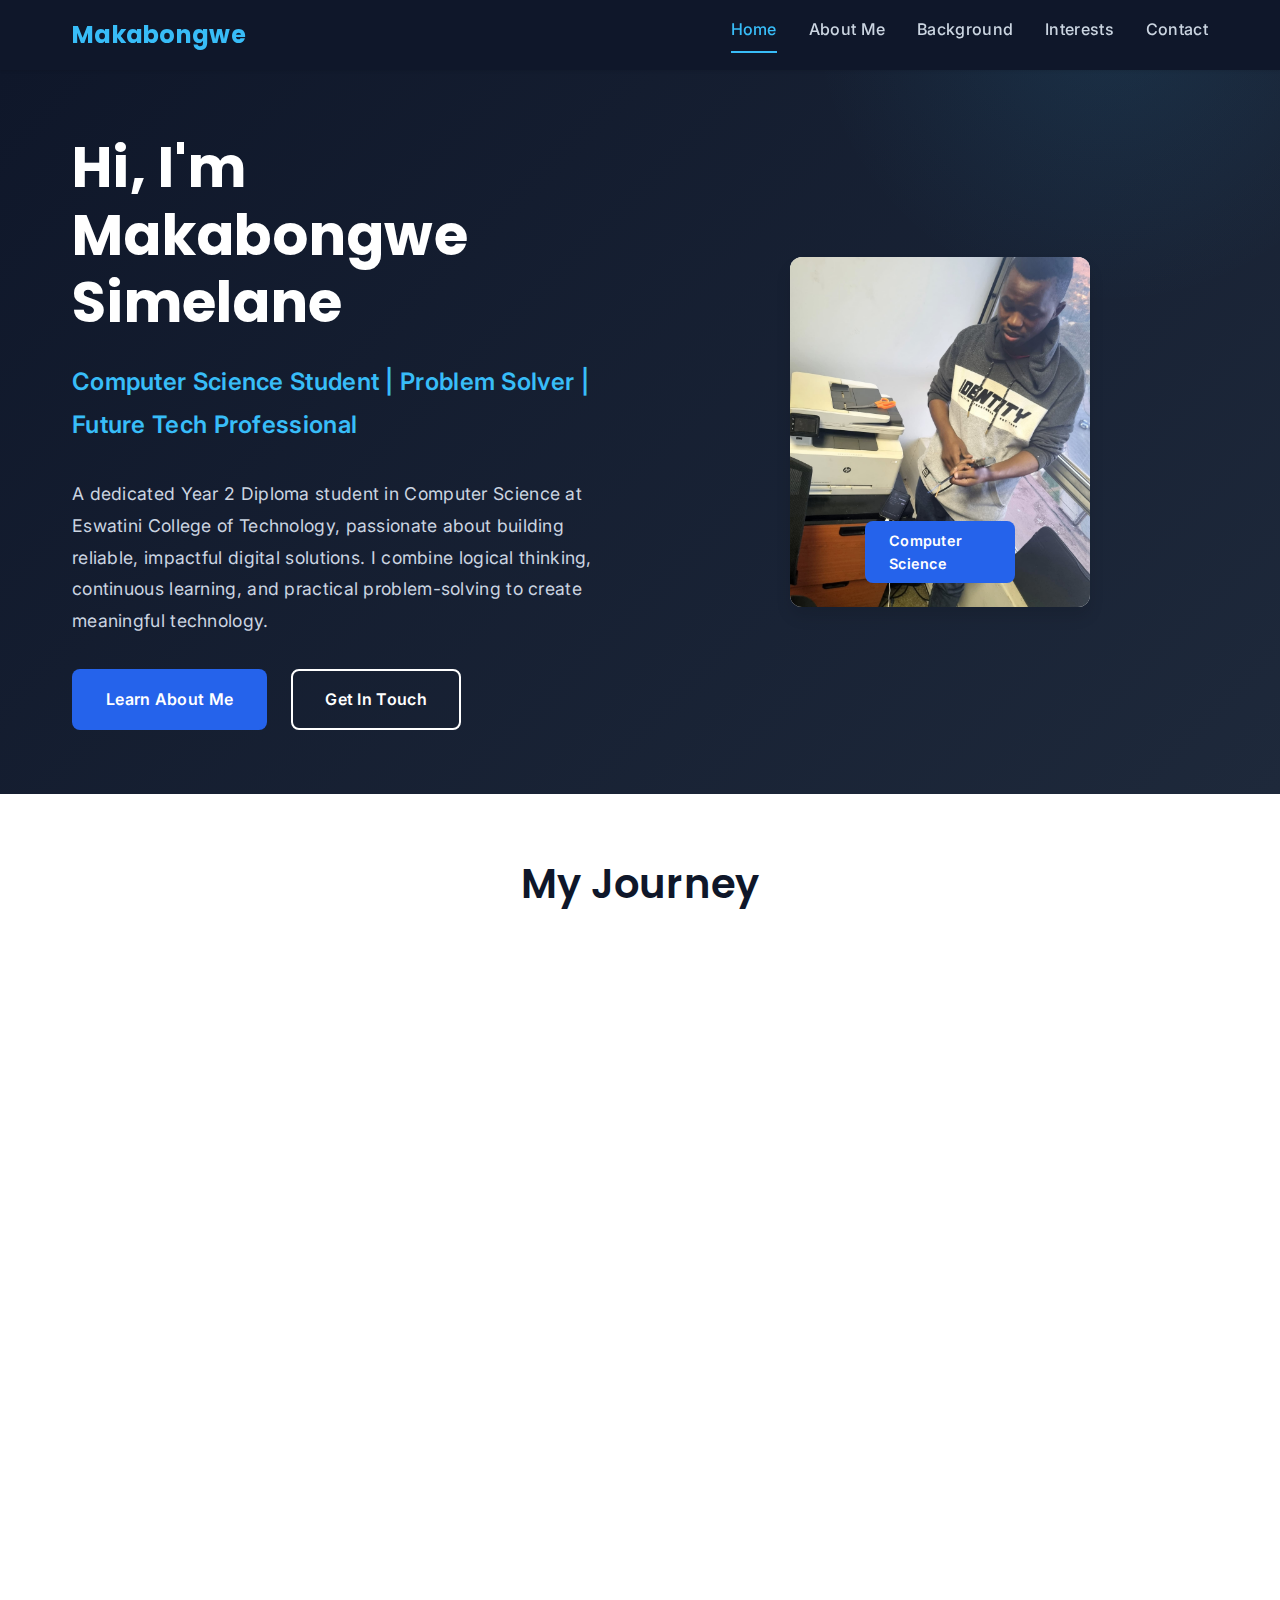
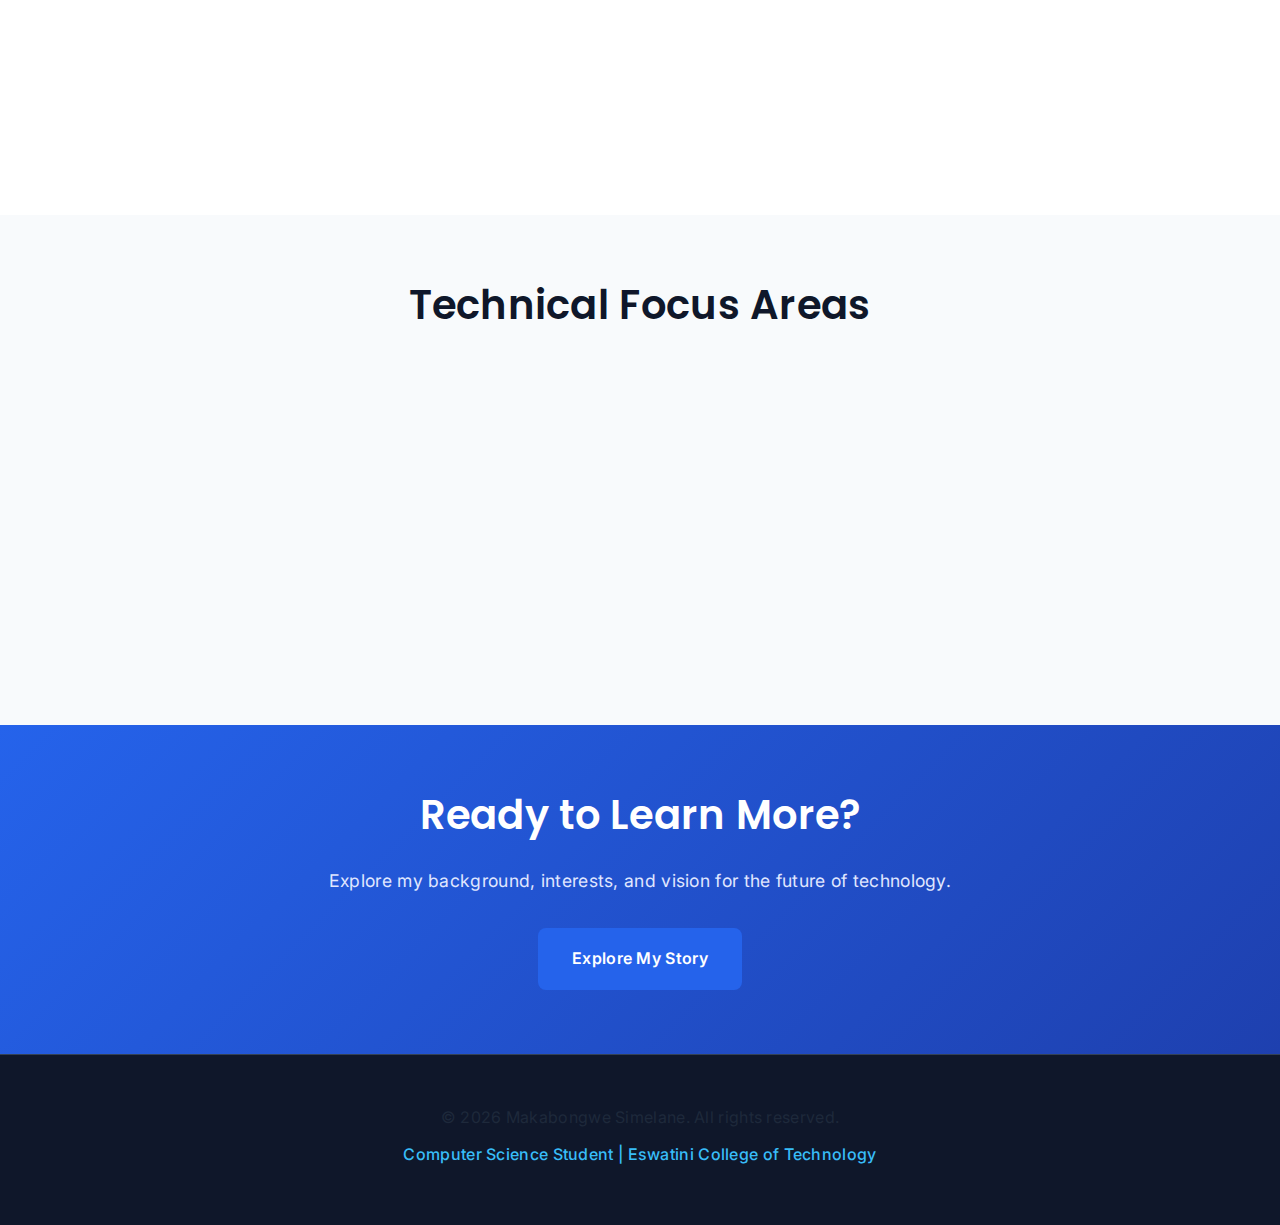
<file: index.html>
<!DOCTYPE html>
<html lang="en">
<head>
    <meta charset="UTF-8">
    <meta name="viewport" content="width=device-width, initial-scale=1.0">
    <title>Makabongwe Simelane - Computer Science Student</title>
    <!-- External CSS Stylesheet -->
    <link rel="stylesheet" href="css/styles.css">
    <!-- Google Fonts -->
    <link href="https://fonts.googleapis.com/css2?family=Inter:wght@300;400;500;600;700&family=Poppins:wght@600;700&display=swap" rel="stylesheet">
</head>
<body>
    <!-- Navigation Bar -->
    <nav class="navbar">
        <div class="nav-container">
            <!-- Logo / Brand -->
            <div class="nav-brand">
                <a href="index.html" class="brand-text">Makabongwe</a>
            </div>
            
            <!-- Navigation Links -->
            <ul class="nav-menu">
                <li class="nav-item">
                    <a href="index.html" class="nav-link active">Home</a>
                </li>
                <li class="nav-item">
                    <a href="about.html" class="nav-link">About Me</a>
                </li>
                <li class="nav-item">
                    <a href="background.html" class="nav-link">Background</a>
                </li>
                <li class="nav-item">
                    <a href="hobbies.html" class="nav-link">Interests</a>
                </li>
                <li class="nav-item">
                    <a href="contact.html" class="nav-link">Contact</a>
                </li>
            </ul>

            <!-- Mobile Menu Toggle Button -->
            <div class="hamburger">
                <span class="hamburger-line"></span>
                <span class="hamburger-line"></span>
                <span class="hamburger-line"></span>
            </div>
        </div>
    </nav>

    <!-- Main Hero Section -->
    <main>
        <!-- Hero Section -->
        <section class="hero">
            <div class="container">
                <div class="hero-content">
                    <!-- Hero Text -->
                    <div class="hero-text">
                        <h1 class="hero-title">Hi, I'm Makabongwe Simelane</h1>
                        <p class="hero-subtitle">Computer Science Student | Problem Solver | Future Tech Professional</p>
                        <p class="hero-description">
                            A dedicated Year 2 Diploma student in Computer Science at Eswatini College of Technology, 
                            passionate about building reliable, impactful digital solutions. I combine logical thinking, 
                            continuous learning, and practical problem-solving to create meaningful technology.
                        </p>
                        <!-- Call-to-Action Buttons -->
                        <div class="hero-buttons">
                            <a href="about.html" class="btn btn-primary">Learn About Me</a>
                            <a href="contact.html" class="btn btn-secondary">Get In Touch</a>
                        </div>
                    </div>

                    <!-- Profile Picture Section -->
                    <div class="hero-image">
                        <div class="profile-card">
                            <img src="images/maks.jpg" alt="Makabongwe Simelane Profile Picture" class="profile-image">
                            <div class="profile-badge">Computer Science</div>
                        </div>
                    </div>
                </div>
            </div>
        </section>

        <!-- Quick Overview Section -->
        <section class="overview">
            <div class="container">
                <h2 class="section-title">My Journey</h2>
                <div class="overview-grid">
                    <!-- Card 1: Education -->
                    <div class="overview-card">
                        <div class="card-icon">🎓</div>
                        <h3 class="card-title">Education</h3>
                        <p class="card-description">
                            Year 2 Diploma in Computer Science at Eswatini College of Technology. 
                            Developing expertise in web development, databases, system analysis, and networking fundamentals.
                        </p>
                    </div>

                    <!-- Card 2: Passion -->
                    <div class="overview-card">
                        <div class="card-icon">💡</div>
                        <h3 class="card-title">Passion for Tech</h3>
                        <p class="card-description">
                            Driven by curiosity about how systems work. Interested in building reliable, user-centered 
                            digital solutions that solve real-world problems and create meaningful impact.
                        </p>
                    </div>

                    <!-- Card 3: Background -->
                    <div class="overview-card">
                        <div class="card-icon">🌍</div>
                        <h3 class="card-title">My Background</h3>
                        <p class="card-description">
                            Born and raised in Eswatini with roots in Nhlangano. Grew up in an extended family 
                            that shaped my values of discipline, teamwork, responsibility, and adaptability.
                        </p>
                    </div>

                    <!-- Card 4: Vision -->
                    <div class="overview-card">
                        <div class="card-icon">🚀</div>
                        <h3 class="card-title">Future Vision</h3>
                        <p class="card-description">
                            My long-term goal is to become a competent, ethical, and innovative technology 
                            professional contributing positively to organizations and communities worldwide.
                        </p>
                    </div>
                </div>
            </div>
        </section>

        <!-- Featured Skills Section -->
        <section class="skills-preview">
            <div class="container">
                <h2 class="section-title">Technical Focus Areas</h2>
                <div class="skills-grid">
                    <div class="skill-item">
                        <h4>Web Development</h4>
                        <p>Building responsive, user-centered web applications and interfaces</p>
                    </div>
                    <div class="skill-item">
                        <h4>Database Design</h4>
                        <p>Designing and optimizing SQL databases for structured data management</p>
                    </div>
                    <div class="skill-item">
                        <h4>System Analysis</h4>
                        <p>Analyzing complex systems and designing effective solutions</p>
                    </div>
                    <div class="skill-item">
                        <h4>Networking</h4>
                        <p>Understanding network fundamentals and system communication</p>
                    </div>
                </div>
            </div>
        </section>

        <!-- Call-to-Action Section -->
        <section class="cta-section">
            <div class="container">
                <h2>Ready to Learn More?</h2>
                <p>Explore my background, interests, and vision for the future of technology.</p>
                <a href="about.html" class="btn btn-primary">Explore My Story</a>
            </div>
        </section>
    </main>

    <!-- Footer -->
    <footer class="footer">
        <div class="container">
            <div class="footer-content">
                <p>&copy; 2026 Makabongwe Simelane. All rights reserved.</p>
                <p class="footer-tagline">Computer Science Student | Eswatini College of Technology</p>
            </div>
        </div>
    </footer>

    <!-- External JavaScript File -->
    <script src="js/script.js"></script>
</body>
</html>
</file>
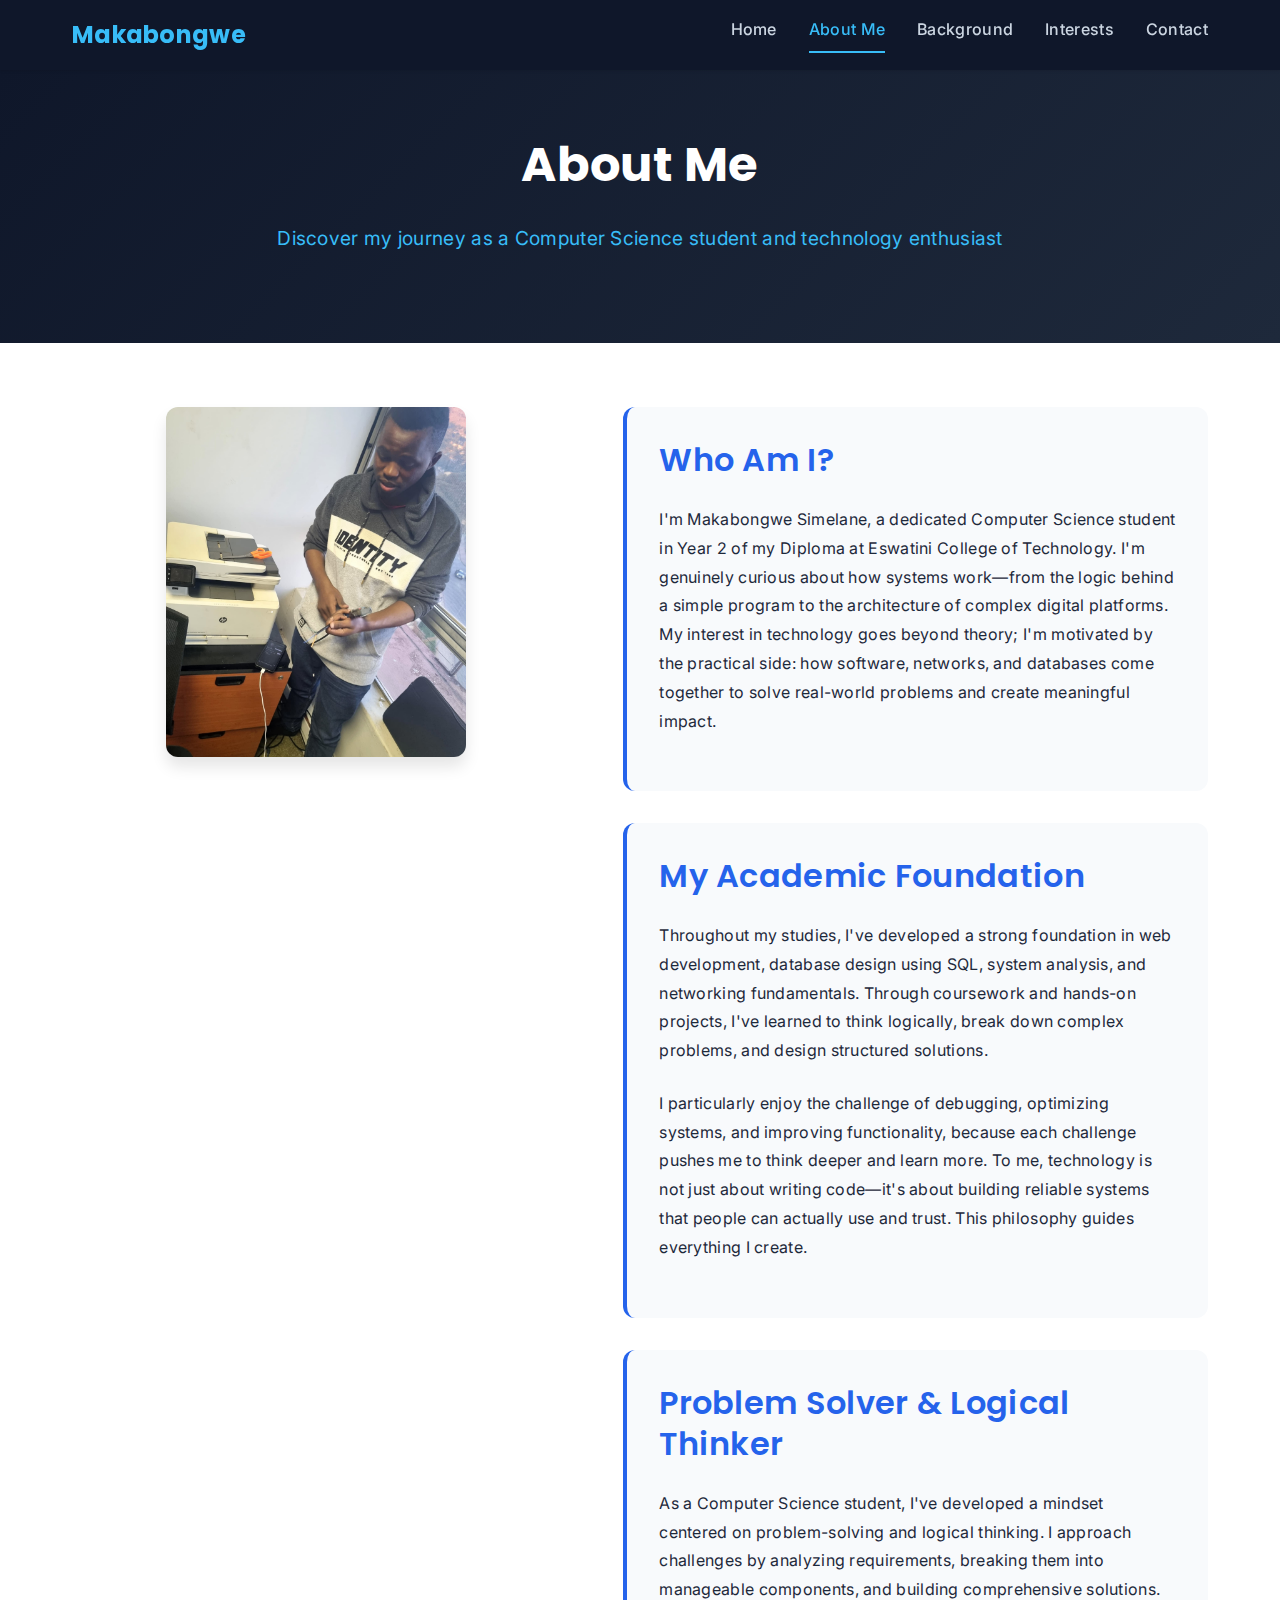
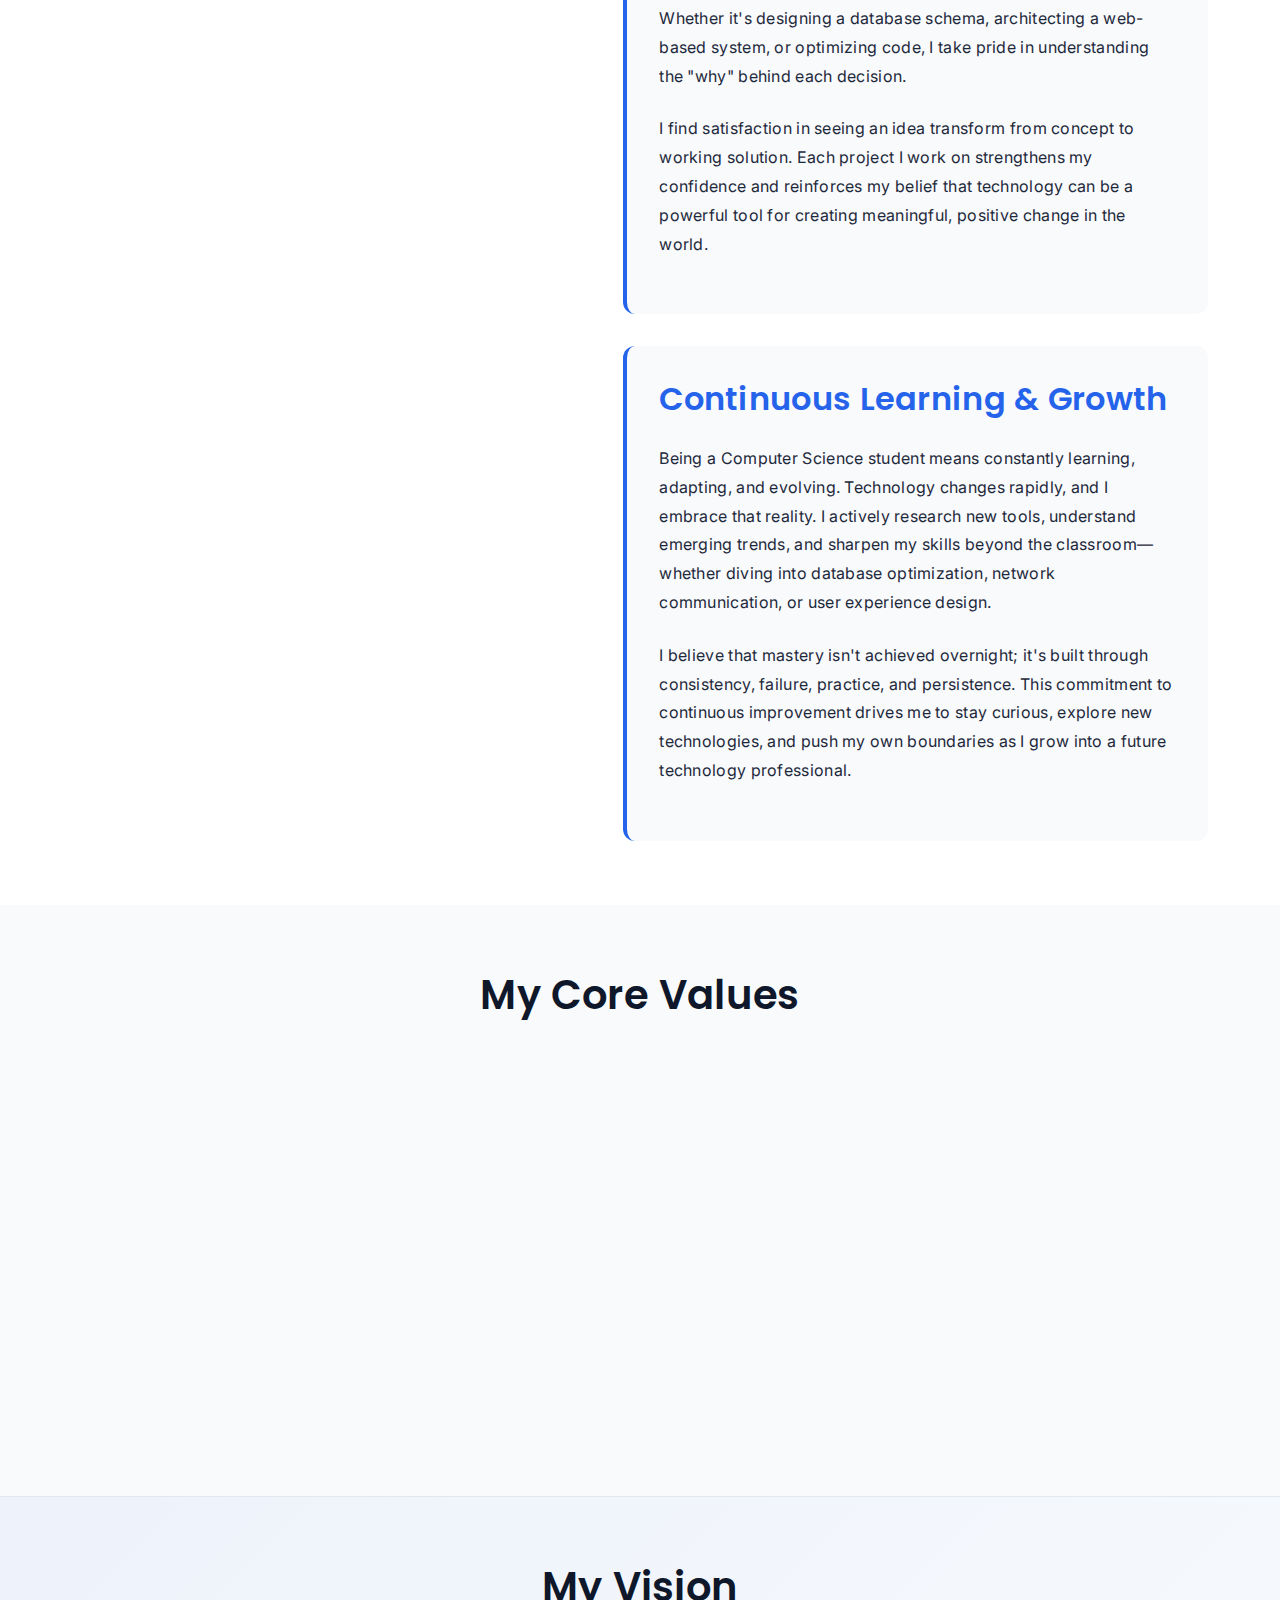
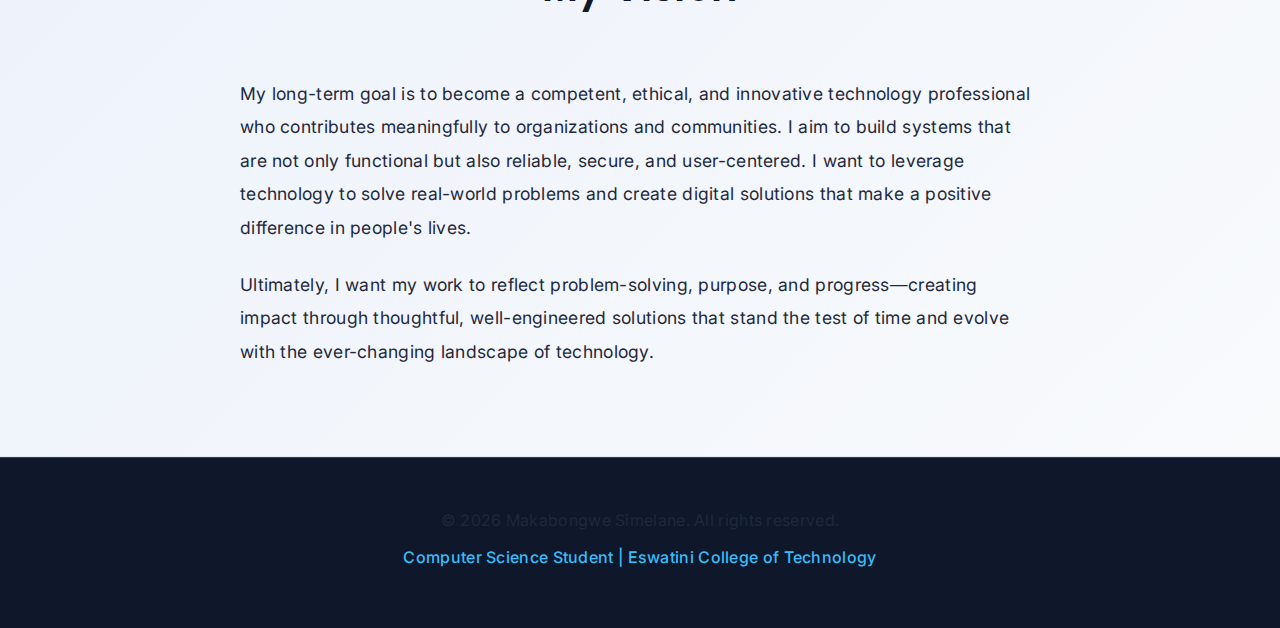
<file: about.html>
<!DOCTYPE html>
<html lang="en">
<head>
    <meta charset="UTF-8">
    <meta name="viewport" content="width=device-width, initial-scale=1.0">
    <title>About Me - Makabongwe Simelane</title>
    <link rel="stylesheet" href="css/styles.css">
    <link href="https://fonts.googleapis.com/css2?family=Inter:wght@300;400;500;600;700&family=Poppins:wght@600;700&display=swap" rel="stylesheet">
</head>
<body>
    <!-- Navigation Bar -->
    <nav class="navbar">
        <div class="nav-container">
            <div class="nav-brand">
                <a href="index.html" class="brand-text">Makabongwe</a>
            </div>
            
            <ul class="nav-menu">
                <li class="nav-item">
                    <a href="index.html" class="nav-link">Home</a>
                </li>
                <li class="nav-item">
                    <a href="about.html" class="nav-link active">About Me</a>
                </li>
                <li class="nav-item">
                    <a href="background.html" class="nav-link">Background</a>
                </li>
                <li class="nav-item">
                    <a href="hobbies.html" class="nav-link">Interests</a>
                </li>
                <li class="nav-item">
                    <a href="contact.html" class="nav-link">Contact</a>
                </li>
            </ul>

            <div class="hamburger">
                <span class="hamburger-line"></span>
                <span class="hamburger-line"></span>
                <span class="hamburger-line"></span>
            </div>
        </div>
    </nav>

    <!-- Main Content -->
    <main>
        <!-- Page Header -->
        <section class="page-header">
            <div class="container">
                <h1>About Me</h1>
                <p class="page-subtitle">Discover my journey as a Computer Science student and technology enthusiast</p>
            </div>
        </section>

        <!-- About Content -->
        <section class="content-section">
            <div class="container">
                <div class="about-layout">
                    <!-- Profile Image Side -->
                    <div class="about-image-side">
                        <div class="about-profile-card">
                            <img src="images/maks.jpg" alt="Makabongwe Simelane" class="about-profile-image">
                        </div>
                    </div>

                    <!-- Text Content Side -->
                    <div class="about-text-side">
                        <!-- Who Am I Section -->
                        <div class="about-section">
                            <h2>Who Am I?</h2>
                            <p>
                                I'm Makabongwe Simelane, a dedicated Computer Science student in Year 2 of my Diploma 
                                at Eswatini College of Technology. I'm genuinely curious about how systems work—from the 
                                logic behind a simple program to the architecture of complex digital platforms. My interest 
                                in technology goes beyond theory; I'm motivated by the practical side: how software, networks, 
                                and databases come together to solve real-world problems and create meaningful impact.
                            </p>
                        </div>

                        <!-- Academic Focus -->
                        <div class="about-section">
                            <h2>My Academic Foundation</h2>
                            <p>
                                Throughout my studies, I've developed a strong foundation in web development, database design 
                                using SQL, system analysis, and networking fundamentals. Through coursework and hands-on projects, 
                                I've learned to think logically, break down complex problems, and design structured solutions. 
                            </p>
                            <p>
                                I particularly enjoy the challenge of debugging, optimizing systems, and improving functionality, 
                                because each challenge pushes me to think deeper and learn more. To me, technology is not just about 
                                writing code—it's about building reliable systems that people can actually use and trust. This philosophy 
                                guides everything I create.
                            </p>
                        </div>

                        <!-- Problem Solver -->
                        <div class="about-section">
                            <h2>Problem Solver & Logical Thinker</h2>
                            <p>
                                As a Computer Science student, I've developed a mindset centered on problem-solving and logical thinking. 
                                I approach challenges by analyzing requirements, breaking them into manageable components, and building 
                                comprehensive solutions. Whether it's designing a database schema, architecting a web-based system, or 
                                optimizing code, I take pride in understanding the "why" behind each decision.
                            </p>
                            <p>
                                I find satisfaction in seeing an idea transform from concept to working solution. Each project I work on 
                                strengthens my confidence and reinforces my belief that technology can be a powerful tool for creating 
                                meaningful, positive change in the world.
                            </p>
                        </div>

                        <!-- Continuous Learning -->
                        <div class="about-section">
                            <h2>Continuous Learning & Growth</h2>
                            <p>
                                Being a Computer Science student means constantly learning, adapting, and evolving. Technology changes rapidly, 
                                and I embrace that reality. I actively research new tools, understand emerging trends, and sharpen my skills 
                                beyond the classroom—whether diving into database optimization, network communication, or user experience design.
                            </p>
                            <p>
                                I believe that mastery isn't achieved overnight; it's built through consistency, failure, practice, and persistence. 
                                This commitment to continuous improvement drives me to stay curious, explore new technologies, and push my own boundaries 
                                as I grow into a future technology professional.
                            </p>
                        </div>
                    </div>
                </div>
            </div>
        </section>

        <!-- Values Section -->
        <section class="values-section">
            <div class="container">
                <h2 class="section-title">My Core Values</h2>
                <div class="values-grid">
                    <div class="value-card">
                        <div class="value-icon">🎯</div>
                        <h3>Discipline</h3>
                        <p>Commitment to structured learning, consistent effort, and professional excellence in all endeavors.</p>
                    </div>
                    <div class="value-card">
                        <div class="value-icon">🤝</div>
                        <h3>Teamwork</h3>
                        <p>Understanding that success is shared, collaborating effectively, and supporting others in achieving goals.</p>
                    </div>
                    <div class="value-card">
                        <div class="value-icon">⚙️</div>
                        <h3>Responsibility</h3>
                        <p>Taking ownership of my work, maintaining quality standards, and delivering reliable, trustworthy solutions.</p>
                    </div>
                    <div class="value-card">
                        <div class="value-icon">🔄</div>
                        <h3>Adaptability</h3>
                        <p>Embracing change, learning from challenges, and remaining flexible in the face of new technologies and ideas.</p>
                    </div>
                </div>
            </div>
        </section>

        <!-- Vision Section -->
        <section class="vision-section">
            <div class="container">
                <h2 class="section-title">My Vision</h2>
                <div class="vision-content">
                    <p>
                        My long-term goal is to become a competent, ethical, and innovative technology professional who contributes 
                        meaningfully to organizations and communities. I aim to build systems that are not only functional but also reliable, 
                        secure, and user-centered. I want to leverage technology to solve real-world problems and create digital solutions 
                        that make a positive difference in people's lives.
                    </p>
                    <p>
                        Ultimately, I want my work to reflect problem-solving, purpose, and progress—creating impact through thoughtful, 
                        well-engineered solutions that stand the test of time and evolve with the ever-changing landscape of technology.
                    </p>
                </div>
            </div>
        </section>
    </main>

    <!-- Footer -->
    <footer class="footer">
        <div class="container">
            <div class="footer-content">
                <p>&copy; 2026 Makabongwe Simelane. All rights reserved.</p>
                <p class="footer-tagline">Computer Science Student | Eswatini College of Technology</p>
            </div>
        </div>
    </footer>

    <script src="js/script.js"></script>
</body>
</html>
</file>
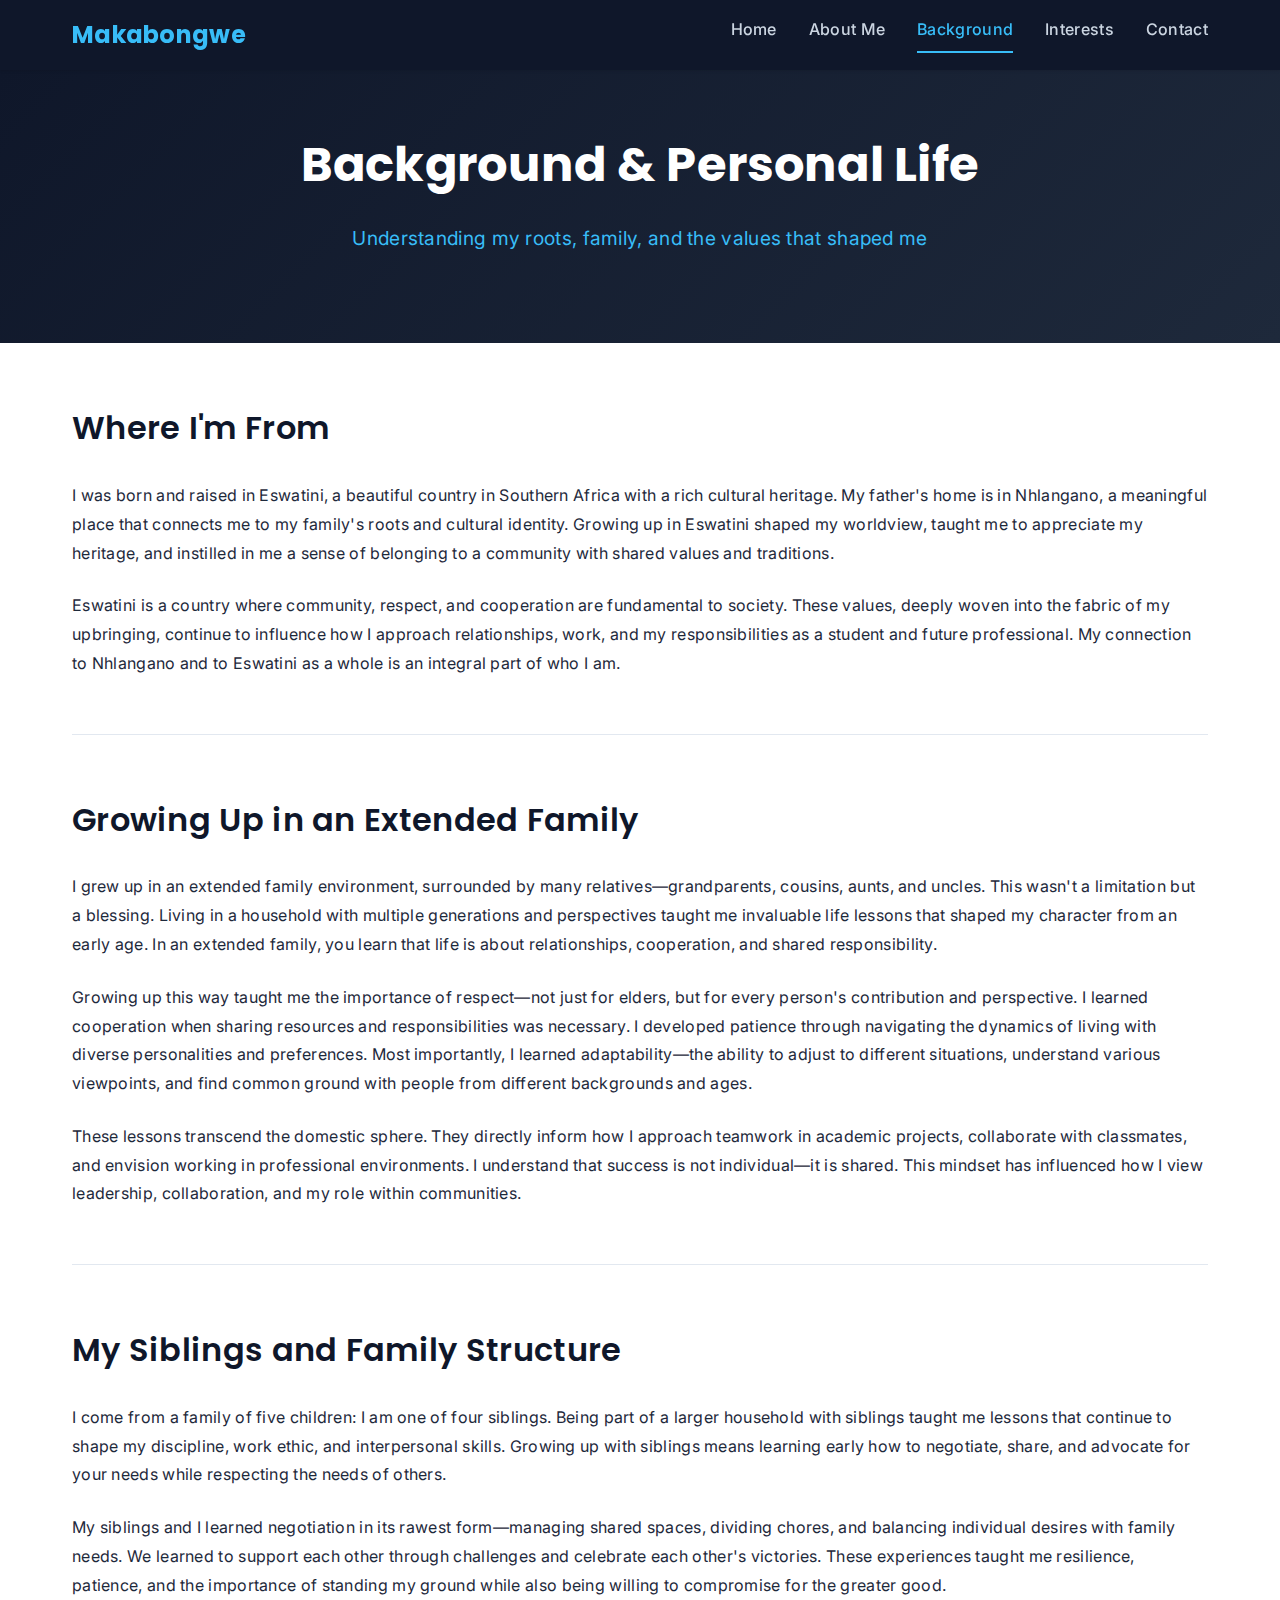
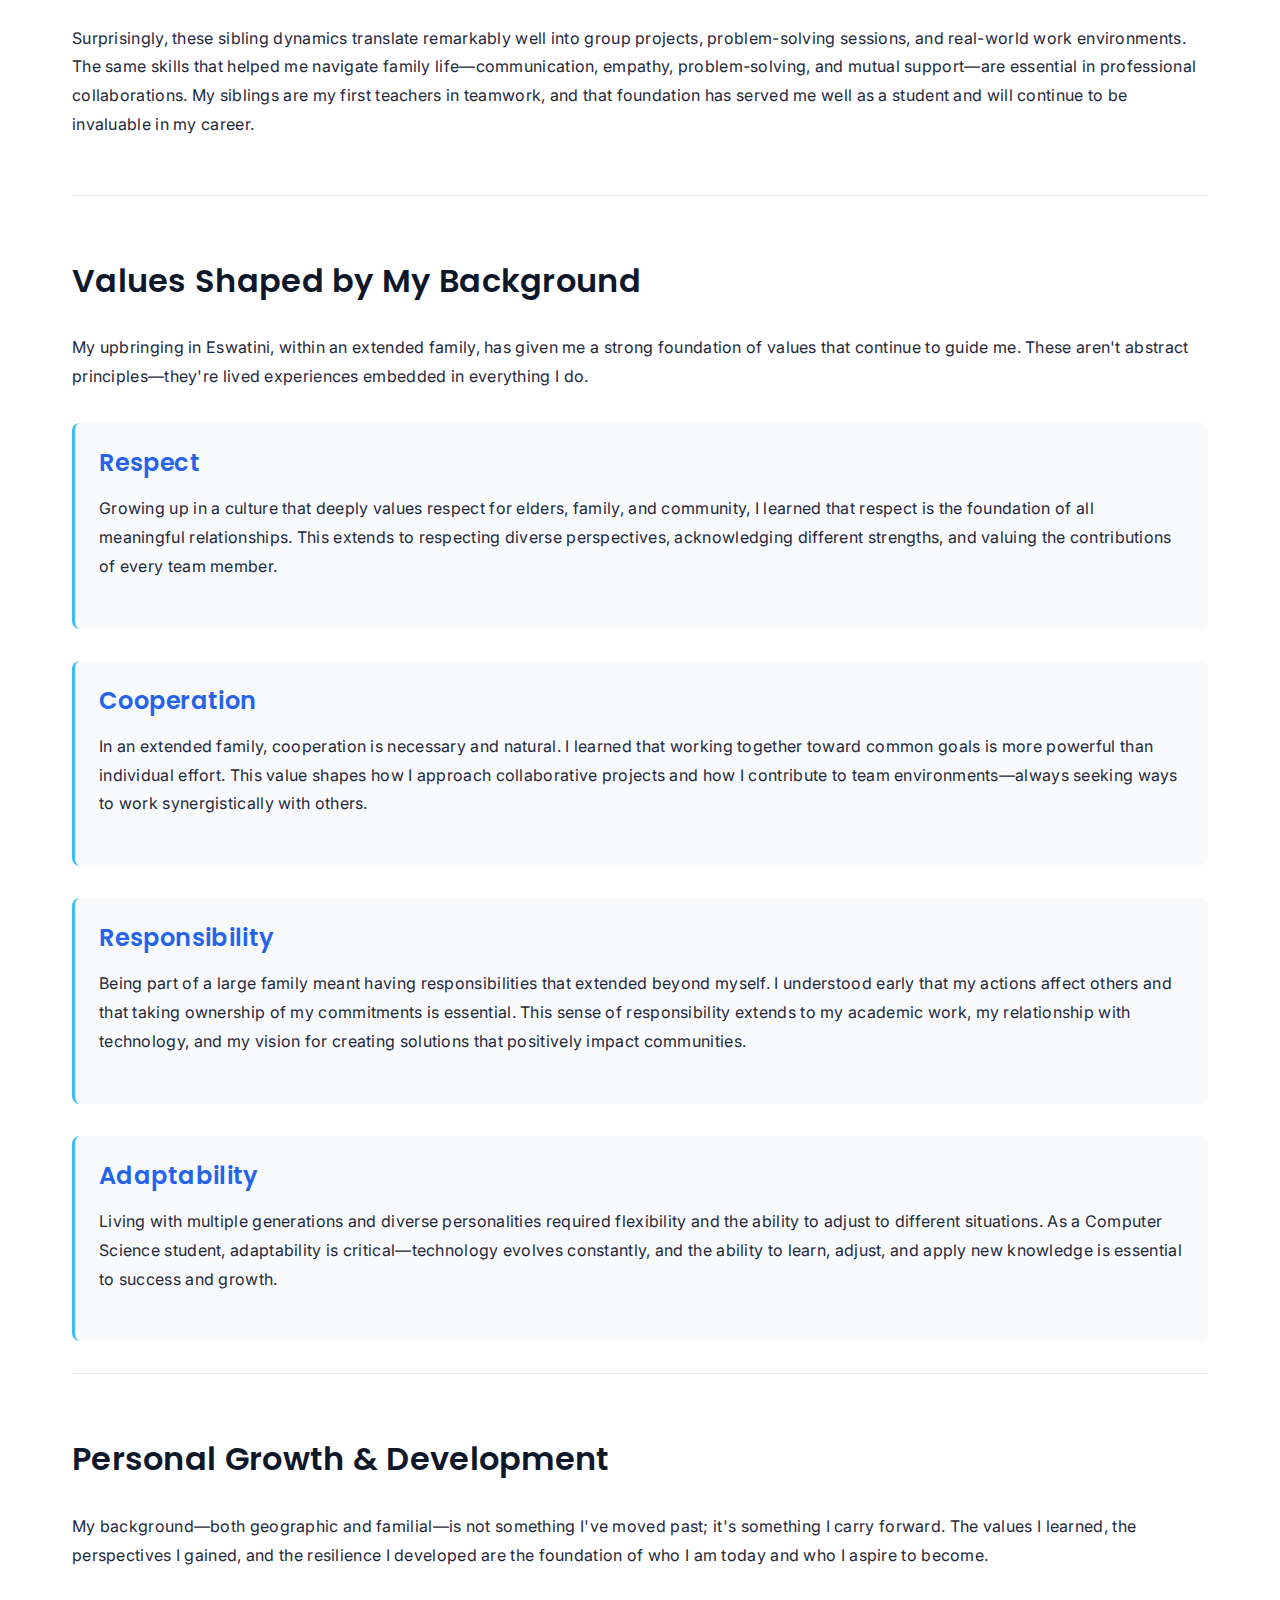
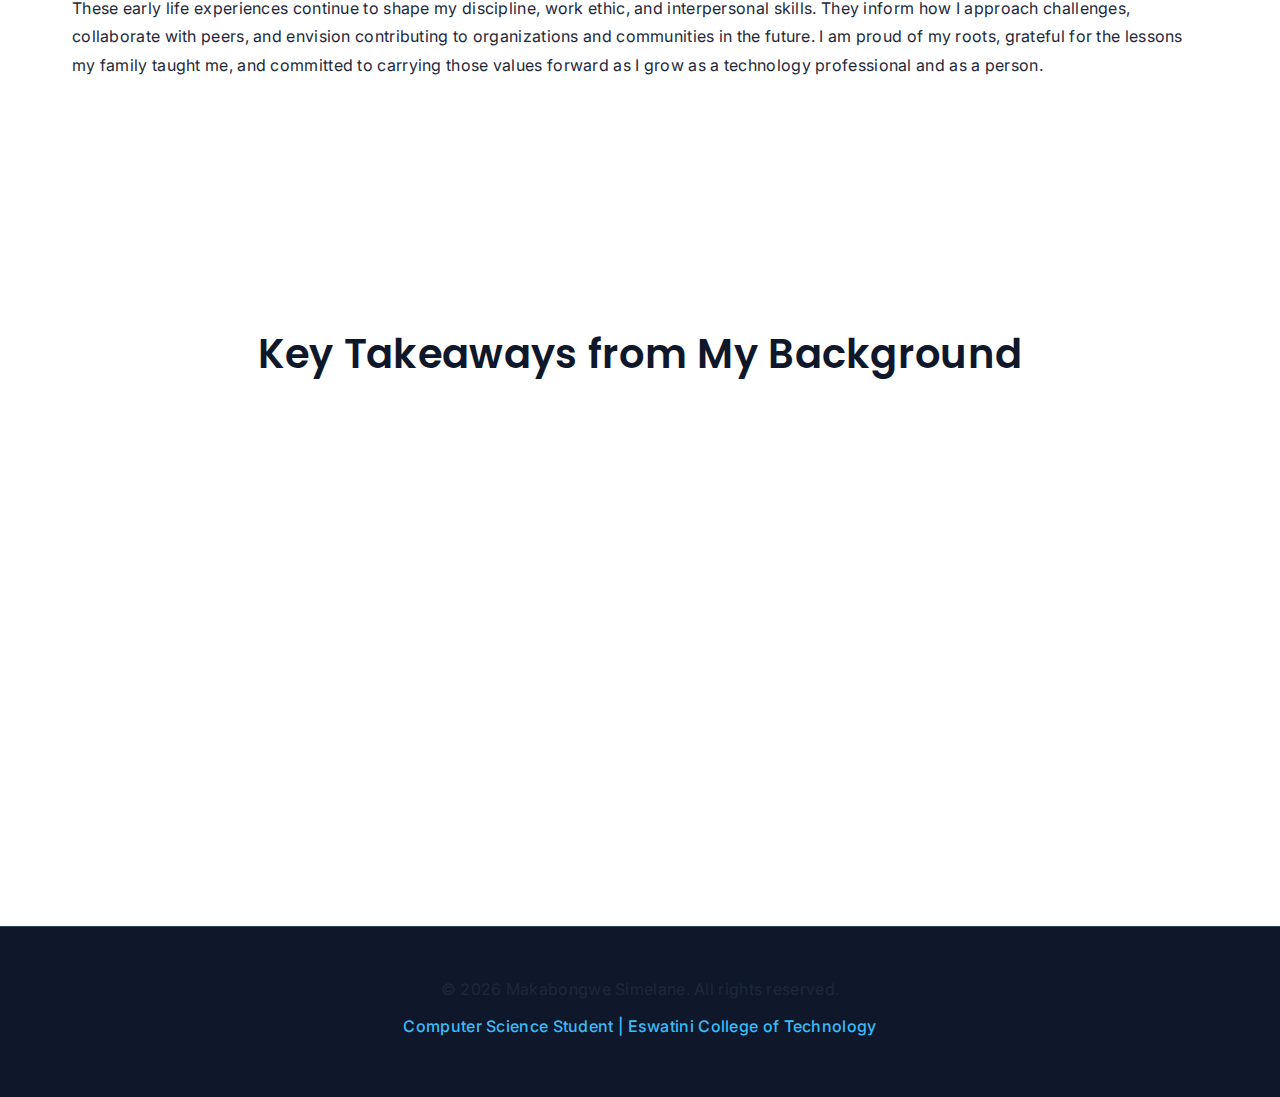
<file: background.html>
<!DOCTYPE html>
<html lang="en">
<head>
    <meta charset="UTF-8">
    <meta name="viewport" content="width=device-width, initial-scale=1.0">
    <title>Background & Personal Life - Makabongwe Simelane</title>
    <link rel="stylesheet" href="css/styles.css">
    <link href="https://fonts.googleapis.com/css2?family=Inter:wght@300;400;500;600;700&family=Poppins:wght@600;700&display=swap" rel="stylesheet">
</head>
<body>
    <!-- Navigation Bar -->
    <nav class="navbar">
        <div class="nav-container">
            <div class="nav-brand">
                <a href="index.html" class="brand-text">Makabongwe</a>
            </div>
            
            <ul class="nav-menu">
                <li class="nav-item">
                    <a href="index.html" class="nav-link">Home</a>
                </li>
                <li class="nav-item">
                    <a href="about.html" class="nav-link">About Me</a>
                </li>
                <li class="nav-item">
                    <a href="background.html" class="nav-link active">Background</a>
                </li>
                <li class="nav-item">
                    <a href="hobbies.html" class="nav-link">Interests</a>
                </li>
                <li class="nav-item">
                    <a href="contact.html" class="nav-link">Contact</a>
                </li>
            </ul>

            <div class="hamburger">
                <span class="hamburger-line"></span>
                <span class="hamburger-line"></span>
                <span class="hamburger-line"></span>
            </div>
        </div>
    </nav>

    <!-- Main Content -->
    <main>
        <!-- Page Header -->
        <section class="page-header">
            <div class="container">
                <h1>Background & Personal Life</h1>
                <p class="page-subtitle">Understanding my roots, family, and the values that shaped me</p>
            </div>
        </section>

        <!-- Background Content -->
        <section class="content-section">
            <div class="container">
                <!-- Where I'm From -->
                <div class="background-section">
                    <h2>Where I'm From</h2>
                    <p>
                        I was born and raised in Eswatini, a beautiful country in Southern Africa with a rich cultural heritage. 
                        My father's home is in Nhlangano, a meaningful place that connects me to my family's roots and cultural identity. 
                        Growing up in Eswatini shaped my worldview, taught me to appreciate my heritage, and instilled in me a sense 
                        of belonging to a community with shared values and traditions.
                    </p>
                    <p>
                        Eswatini is a country where community, respect, and cooperation are fundamental to society. These values, deeply 
                        woven into the fabric of my upbringing, continue to influence how I approach relationships, work, and my responsibilities 
                        as a student and future professional. My connection to Nhlangano and to Eswatini as a whole is an integral part of who I am.
                    </p>
                </div>

                <!-- Extended Family -->
                <div class="background-section">
                    <h2>Growing Up in an Extended Family</h2>
                    <p>
                        I grew up in an extended family environment, surrounded by many relatives—grandparents, cousins, aunts, and uncles. 
                        This wasn't a limitation but a blessing. Living in a household with multiple generations and perspectives taught me 
                        invaluable life lessons that shaped my character from an early age. In an extended family, you learn that life is about 
                        relationships, cooperation, and shared responsibility.
                    </p>
                    <p>
                        Growing up this way taught me the importance of respect—not just for elders, but for every person's contribution and perspective. 
                        I learned cooperation when sharing resources and responsibilities was necessary. I developed patience through navigating the 
                        dynamics of living with diverse personalities and preferences. Most importantly, I learned adaptability—the ability to adjust 
                        to different situations, understand various viewpoints, and find common ground with people from different backgrounds and ages.
                    </p>
                    <p>
                        These lessons transcend the domestic sphere. They directly inform how I approach teamwork in academic projects, collaborate with 
                        classmates, and envision working in professional environments. I understand that success is not individual—it is shared. This 
                        mindset has influenced how I view leadership, collaboration, and my role within communities.
                    </p>
                </div>

                <!-- Siblings and Family Structure -->
                <div class="background-section">
                    <h2>My Siblings and Family Structure</h2>
                    <p>
                        I come from a family of five children: I am one of four siblings. Being part of a larger household with siblings taught me 
                        lessons that continue to shape my discipline, work ethic, and interpersonal skills. Growing up with siblings means learning 
                        early how to negotiate, share, and advocate for your needs while respecting the needs of others.
                    </p>
                    <p>
                        My siblings and I learned negotiation in its rawest form—managing shared spaces, dividing chores, and balancing individual 
                        desires with family needs. We learned to support each other through challenges and celebrate each other's victories. These 
                        experiences taught me resilience, patience, and the importance of standing my ground while also being willing to compromise 
                        for the greater good.
                    </p>
                    <p>
                        Surprisingly, these sibling dynamics translate remarkably well into group projects, problem-solving sessions, and real-world 
                        work environments. The same skills that helped me navigate family life—communication, empathy, problem-solving, and mutual 
                        support—are essential in professional collaborations. My siblings are my first teachers in teamwork, and that foundation 
                        has served me well as a student and will continue to be invaluable in my career.
                    </p>
                </div>

                <!-- Family Values -->
                <div class="background-section">
                    <h2>Values Shaped by My Background</h2>
                    <p>
                        My upbringing in Eswatini, within an extended family, has given me a strong foundation of values that continue to guide me. 
                        These aren't abstract principles—they're lived experiences embedded in everything I do.
                    </p>

                    <!-- Respect -->
                    <div class="value-subsection">
                        <h3>Respect</h3>
                        <p>
                            Growing up in a culture that deeply values respect for elders, family, and community, I learned that respect is the foundation 
                            of all meaningful relationships. This extends to respecting diverse perspectives, acknowledging different strengths, and 
                            valuing the contributions of every team member.
                        </p>
                    </div>

                    <!-- Cooperation -->
                    <div class="value-subsection">
                        <h3>Cooperation</h3>
                        <p>
                            In an extended family, cooperation is necessary and natural. I learned that working together toward common goals is more 
                            powerful than individual effort. This value shapes how I approach collaborative projects and how I contribute to team 
                            environments—always seeking ways to work synergistically with others.
                        </p>
                    </div>

                    <!-- Responsibility -->
                    <div class="value-subsection">
                        <h3>Responsibility</h3>
                        <p>
                            Being part of a large family meant having responsibilities that extended beyond myself. I understood early that my actions 
                            affect others and that taking ownership of my commitments is essential. This sense of responsibility extends to my academic 
                            work, my relationship with technology, and my vision for creating solutions that positively impact communities.
                        </p>
                    </div>

                    <!-- Adaptability -->
                    <div class="value-subsection">
                        <h3>Adaptability</h3>
                        <p>
                            Living with multiple generations and diverse personalities required flexibility and the ability to adjust to different 
                            situations. As a Computer Science student, adaptability is critical—technology evolves constantly, and the ability to 
                            learn, adjust, and apply new knowledge is essential to success and growth.
                        </p>
                    </div>
                </div>

                <!-- Personal Growth -->
                <div class="background-section">
                    <h2>Personal Growth & Development</h2>
                    <p>
                        My background—both geographic and familial—is not something I've moved past; it's something I carry forward. The values I 
                        learned, the perspectives I gained, and the resilience I developed are the foundation of who I am today and who I aspire to become.
                    </p>
                    <p>
                        These early life experiences continue to shape my discipline, work ethic, and interpersonal skills. They inform how I approach 
                        challenges, collaborate with peers, and envision contributing to organizations and communities in the future. I am proud of my 
                        roots, grateful for the lessons my family taught me, and committed to carrying those values forward as I grow as a technology 
                        professional and as a person.
                    </p>
                </div>
            </div>
        </section>

        <!-- Key Takeaways -->
        <section class="takeaways-section">
            <div class="container">
                <h2 class="section-title">Key Takeaways from My Background</h2>
                <div class="takeaways-grid">
                    <div class="takeaway-item">
                        <div class="takeaway-number">1</div>
                        <h3>Cultural Foundation</h3>
                        <p>Growing up in Eswatini and connected to Nhlangano provides me with a strong cultural and community foundation.</p>
                    </div>
                    <div class="takeaway-item">
                        <div class="takeaway-number">2</div>
                        <h3>Extended Family Wisdom</h3>
                        <p>Living in an extended family taught me cooperation, respect, patience, and adaptability—skills essential for teamwork.</p>
                    </div>
                    <div class="takeaway-item">
                        <div class="takeaway-number">3</div>
                        <h3>Sibling Dynamics</h3>
                        <p>Growing up with four siblings taught me negotiation, empathy, resilience, and how to balance individual and collective needs.</p>
                    </div>
                    <div class="takeaway-item">
                        <div class="takeaway-number">4</div>
                        <h3>Values-Driven</h3>
                        <p>My background instilled in me core values—respect, cooperation, responsibility, and adaptability—that guide all I do.</p>
                    </div>
                </div>
            </div>
        </section>
    </main>

    <!-- Footer -->
    <footer class="footer">
        <div class="container">
            <div class="footer-content">
                <p>&copy; 2026 Makabongwe Simelane. All rights reserved.</p>
                <p class="footer-tagline">Computer Science Student | Eswatini College of Technology</p>
            </div>
        </div>
    </footer>

    <script src="js/script.js"></script>
</body>
</html>
</file>
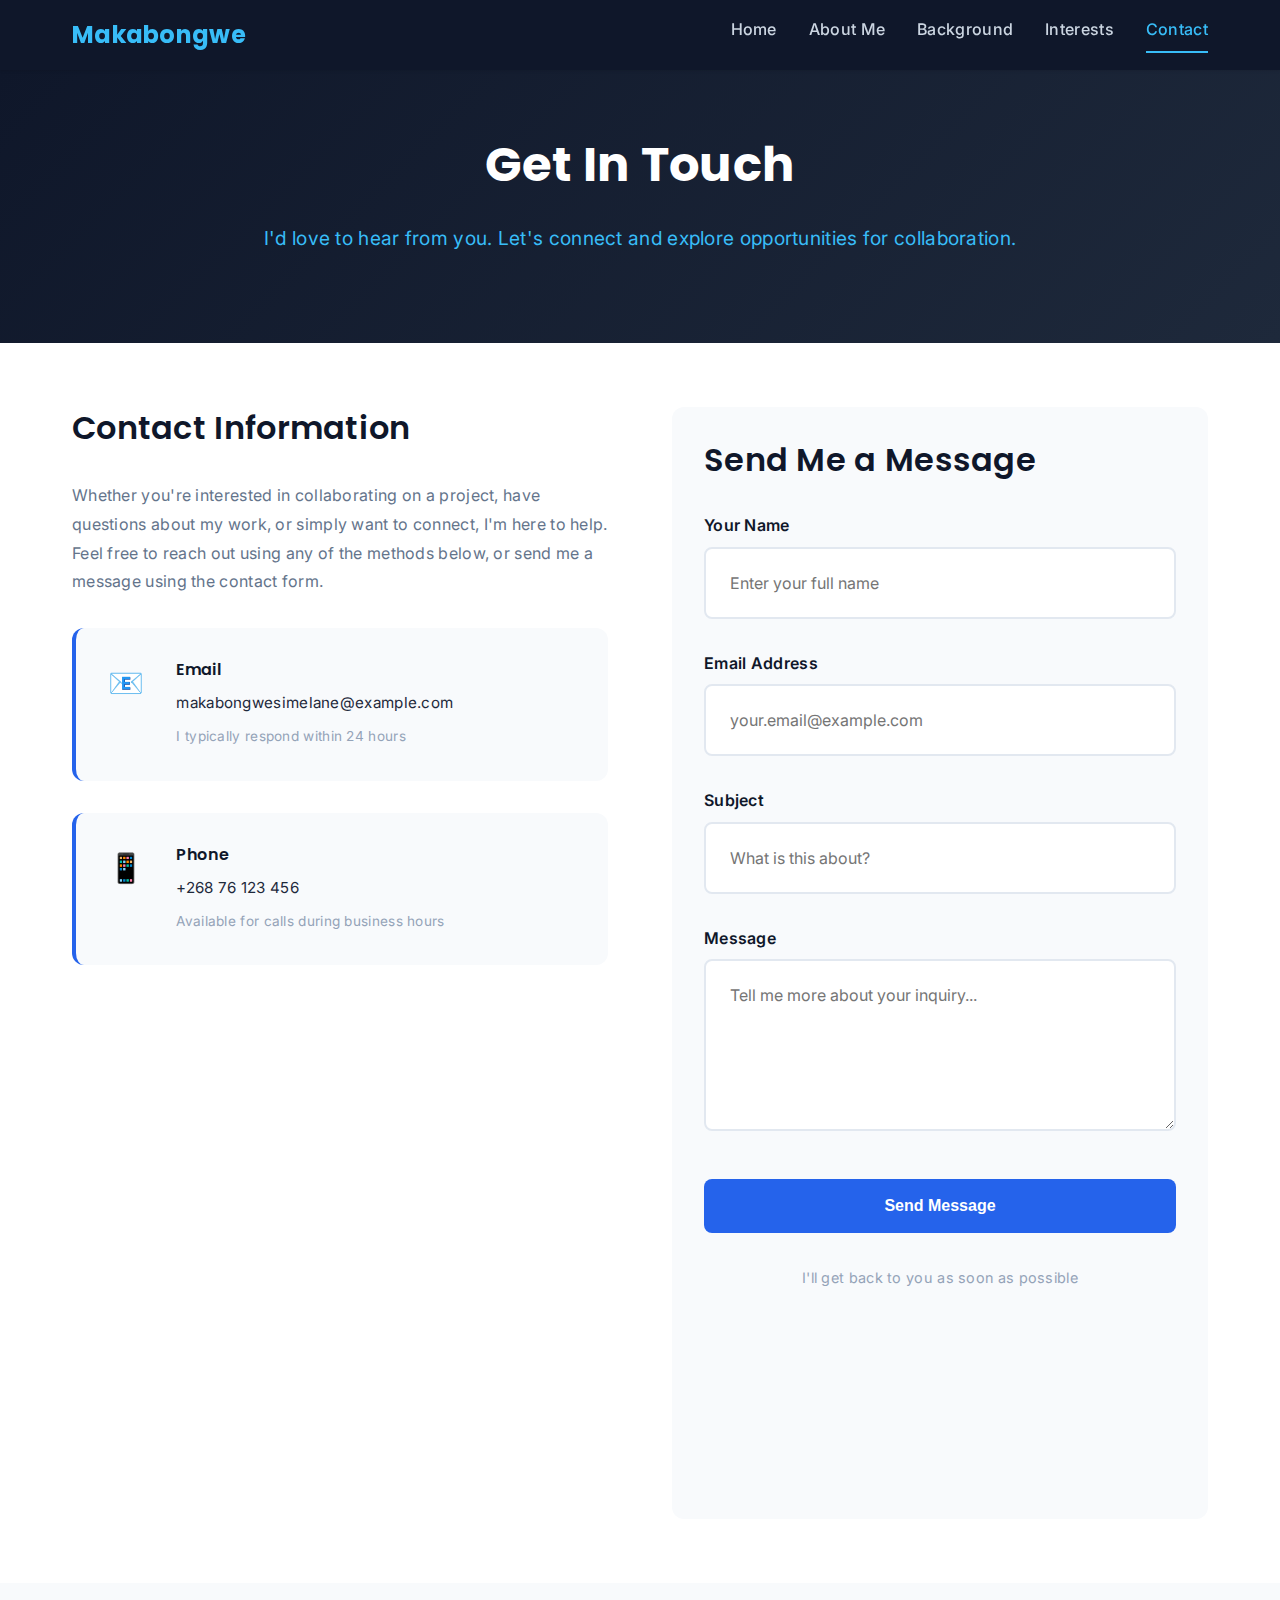
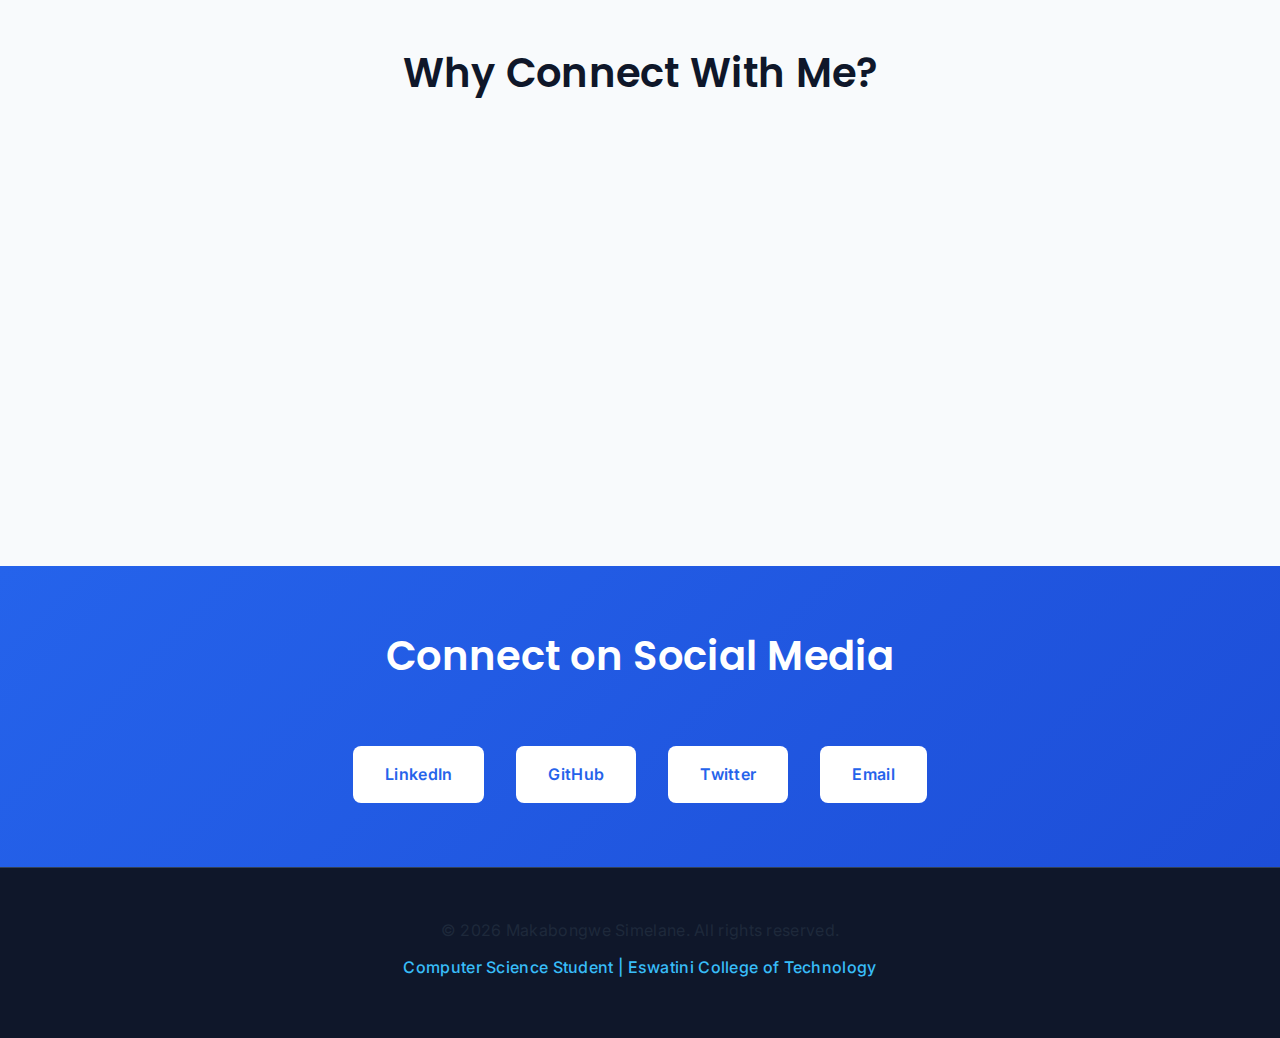
<file: contact.html>
<!DOCTYPE html>
<html lang="en">
<head>
    <meta charset="UTF-8">
    <meta name="viewport" content="width=device-width, initial-scale=1.0">
    <title>Contact - Makabongwe Simelane</title>
    <link rel="stylesheet" href="css/styles.css">
    <link href="https://fonts.googleapis.com/css2?family=Inter:wght@300;400;500;600;700&family=Poppins:wght@600;700&display=swap" rel="stylesheet">
</head>
<body>
    <!-- Navigation Bar -->
    <nav class="navbar">
        <div class="nav-container">
            <div class="nav-brand">
                <a href="index.html" class="brand-text">Makabongwe</a>
            </div>
            
            <ul class="nav-menu">
                <li class="nav-item">
                    <a href="index.html" class="nav-link">Home</a>
                </li>
                <li class="nav-item">
                    <a href="about.html" class="nav-link">About Me</a>
                </li>
                <li class="nav-item">
                    <a href="background.html" class="nav-link">Background</a>
                </li>
                <li class="nav-item">
                    <a href="hobbies.html" class="nav-link">Interests</a>
                </li>
                <li class="nav-item">
                    <a href="contact.html" class="nav-link active">Contact</a>
                </li>
            </ul>

            <div class="hamburger">
                <span class="hamburger-line"></span>
                <span class="hamburger-line"></span>
                <span class="hamburger-line"></span>
            </div>
        </div>
    </nav>

    <!-- Main Content -->
    <main>
        <!-- Page Header -->
        <section class="page-header">
            <div class="container">
                <h1>Get In Touch</h1>
                <p class="page-subtitle">I'd love to hear from you. Let's connect and explore opportunities for collaboration.</p>
            </div>
        </section>

        <!-- Contact Section -->
        <section class="contact-section">
            <div class="container">
                <div class="contact-layout">
                    <!-- Contact Information -->
                    <div class="contact-info">
                        <h2>Contact Information</h2>
                        <p>
                            Whether you're interested in collaborating on a project, have questions about my work, or simply want to connect, 
                            I'm here to help. Feel free to reach out using any of the methods below, or send me a message using the contact form.
                        </p>

                        <!-- Contact Details -->
                        <div class="contact-details">
                            <!-- Email -->
                            <div class="contact-item">
                                <div class="contact-icon">📧</div>
                                <div class="contact-content">
                                    <h3>Email</h3>
                                    <p>makabongwesimelane@example.com</p>
                                    <p class="contact-note">I typically respond within 24 hours</p>
                                </div>
                            </div>

                            <!-- Phone -->
                            <div class="contact-item">
                                <div class="contact-icon">📱</div>
                                <div class="contact-content">
                                    <h3>Phone</h3>
                                    <p>+268 76 123 456</p>
                                    <p class="contact-note">Available for calls during business hours</p>
                                </div>
                            </div>

                            <!-- Location -->
                            <div class="contact-item">
                                <div class="contact-icon">📍</div>
                                <div class="contact-content">
                                    <h3>Location</h3>
                                    <p>Eswatini</p>
                                    <p class="contact-note">Based in Eswatini, open to remote opportunities worldwide</p>
                                </div>
                            </div>

                            <!-- LinkedIn -->
                            <div class="contact-item">
                                <div class="contact-icon">💼</div>
                                <div class="contact-content">
                                    <h3>LinkedIn</h3>
                                    <p>linkedin.com/in/makabongwesimelane</p>
                                    <p class="contact-note">Connect with me on LinkedIn</p>
                                </div>
                            </div>

                            <!-- GitHub -->
                            <div class="contact-item">
                                <div class="contact-icon">💻</div>
                                <div class="contact-content">
                                    <h3>GitHub</h3>
                                    <p>github.com/makabongwesimelane</p>
                                    <p class="contact-note">Check out my projects and code on GitHub</p>
                                </div>
                            </div>
                        </div>
                    </div>

                    <!-- Contact Form -->
                    <div class="contact-form-section">
                        <h2>Send Me a Message</h2>
                        <form class="contact-form" id="contactForm">
                            <!-- Name Field -->
                            <div class="form-group">
                                <label for="name">Your Name</label>
                                <input type="text" id="name" name="name" placeholder="Enter your full name" required>
                            </div>

                            <!-- Email Field -->
                            <div class="form-group">
                                <label for="email">Email Address</label>
                                <input type="email" id="email" name="email" placeholder="your.email@example.com" required>
                            </div>

                            <!-- Subject Field -->
                            <div class="form-group">
                                <label for="subject">Subject</label>
                                <input type="text" id="subject" name="subject" placeholder="What is this about?" required>
                            </div>

                            <!-- Message Field -->
                            <div class="form-group">
                                <label for="message">Message</label>
                                <textarea id="message" name="message" rows="6" placeholder="Tell me more about your inquiry..." required></textarea>
                            </div>

                            <!-- Submit Button -->
                            <button type="submit" class="btn btn-primary">Send Message</button>
                            <p class="form-note">I'll get back to you as soon as possible</p>
                        </form>

                        <!-- Form Status Message -->
                        <div id="formStatus" class="form-status hidden">
                            <p>Thank you for your message! I'll get back to you soon.</p>
                        </div>
                    </div>
                </div>
            </div>
        </section>

        <!-- Why Connect Section -->
        <section class="why-connect">
            <div class="container">
                <h2 class="section-title">Why Connect With Me?</h2>
                <div class="connect-grid">
                    <div class="connect-card">
                        <h3>Collaboration</h3>
                        <p>I'm interested in collaborating on projects, learning from others, and working on solutions that make a positive impact.</p>
                    </div>
                    <div class="connect-card">
                        <h3>Knowledge Sharing</h3>
                        <p>I believe in the power of knowledge exchange. I'm always open to sharing what I've learned and learning from your experiences.</p>
                    </div>
                    <div class="connect-card">
                        <h3>Opportunities</h3>
                        <p>Whether it's internships, projects, or career opportunities, I'm keen to explore possibilities that align with my passion for technology.</p>
                    </div>
                    <div class="connect-card">
                        <h3>Networking</h3>
                        <p>Building meaningful professional relationships is important to me. Let's connect and grow our networks together.</p>
                    </div>
                </div>
            </div>
        </section>

        <!-- Social Links Section -->
        <section class="social-links-section">
            <div class="container">
                <h2 class="section-title">Connect on Social Media</h2>
                <div class="social-links">
                    <a href="#" class="social-link" title="LinkedIn">LinkedIn</a>
                    <a href="#" class="social-link" title="GitHub">GitHub</a>
                    <a href="#" class="social-link" title="Twitter">Twitter</a>
                    <a href="#" class="social-link" title="Email">Email</a>
                </div>
            </div>
        </section>
    </main>

    <!-- Footer -->
    <footer class="footer">
        <div class="container">
            <div class="footer-content">
                <p>&copy; 2026 Makabongwe Simelane. All rights reserved.</p>
                <p class="footer-tagline">Computer Science Student | Eswatini College of Technology</p>
            </div>
        </div>
    </footer>

    <script src="js/script.js"></script>
</body>
</html>
</file>
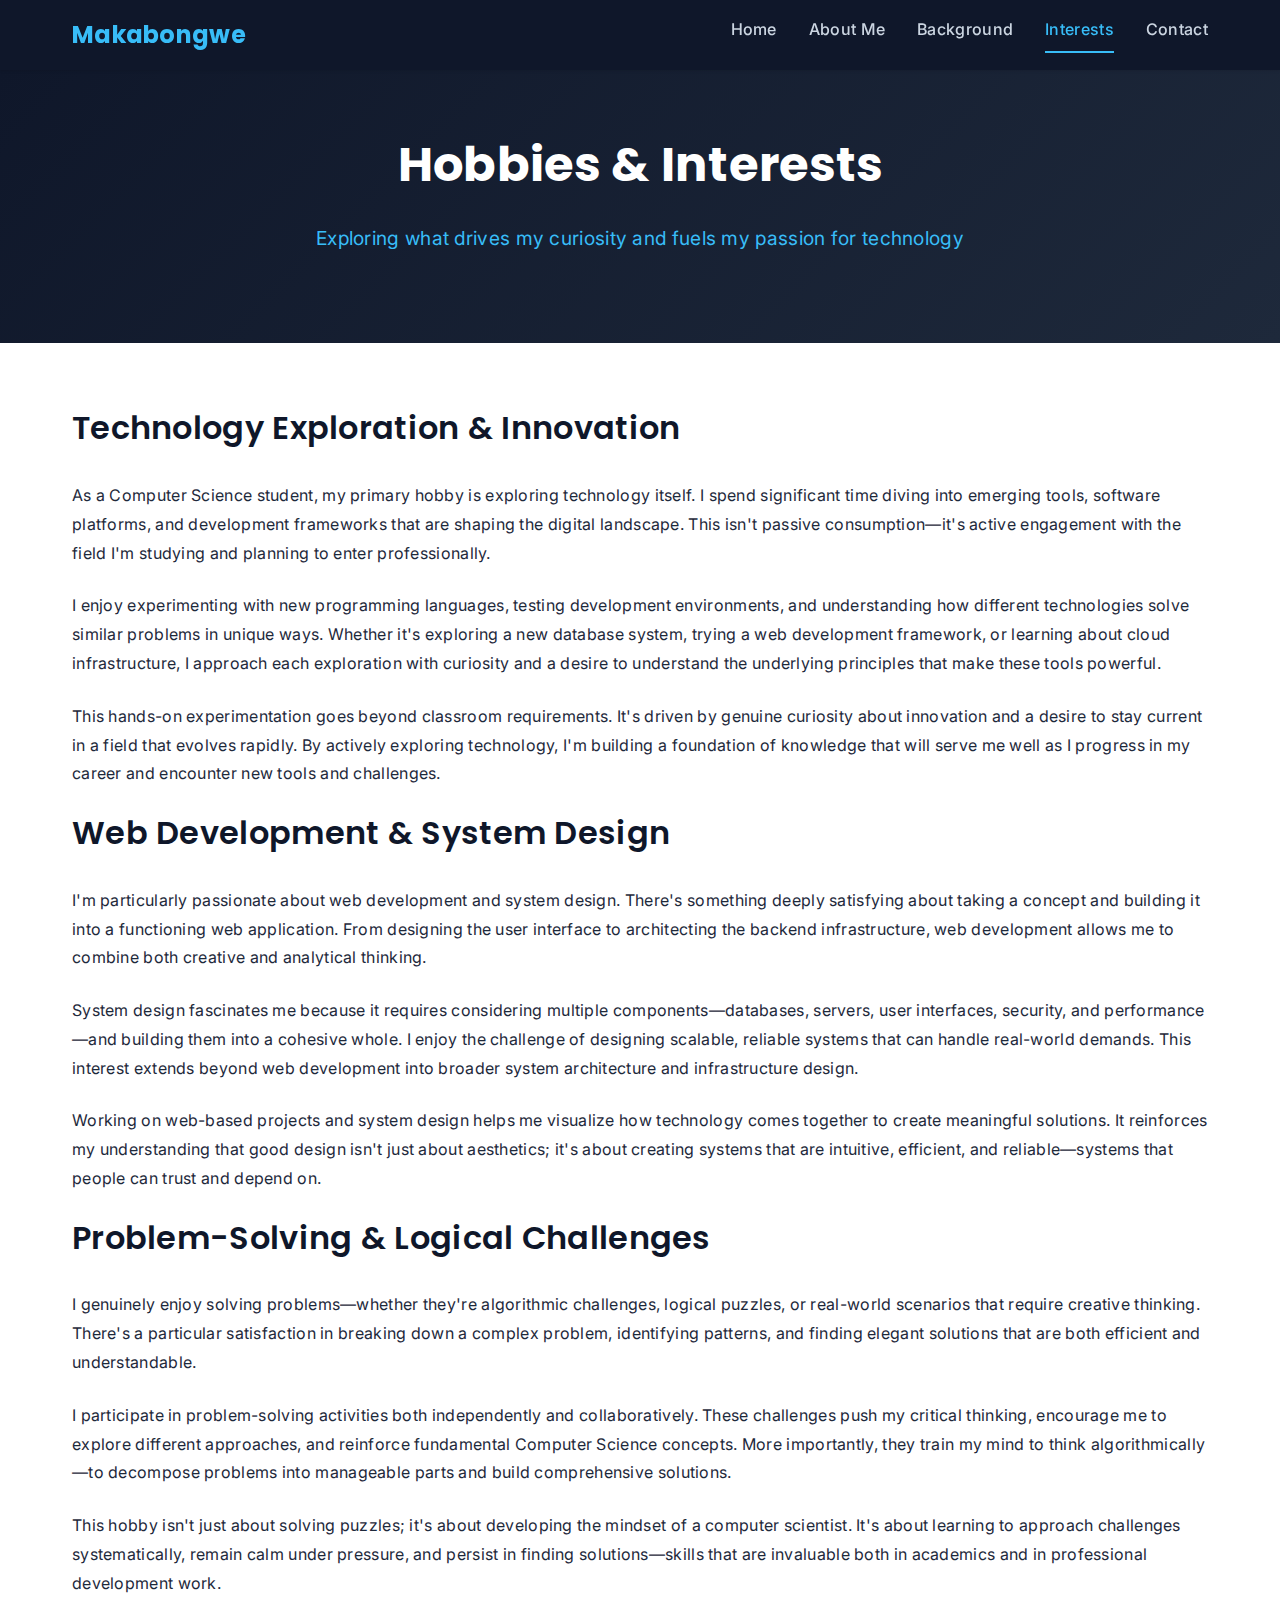
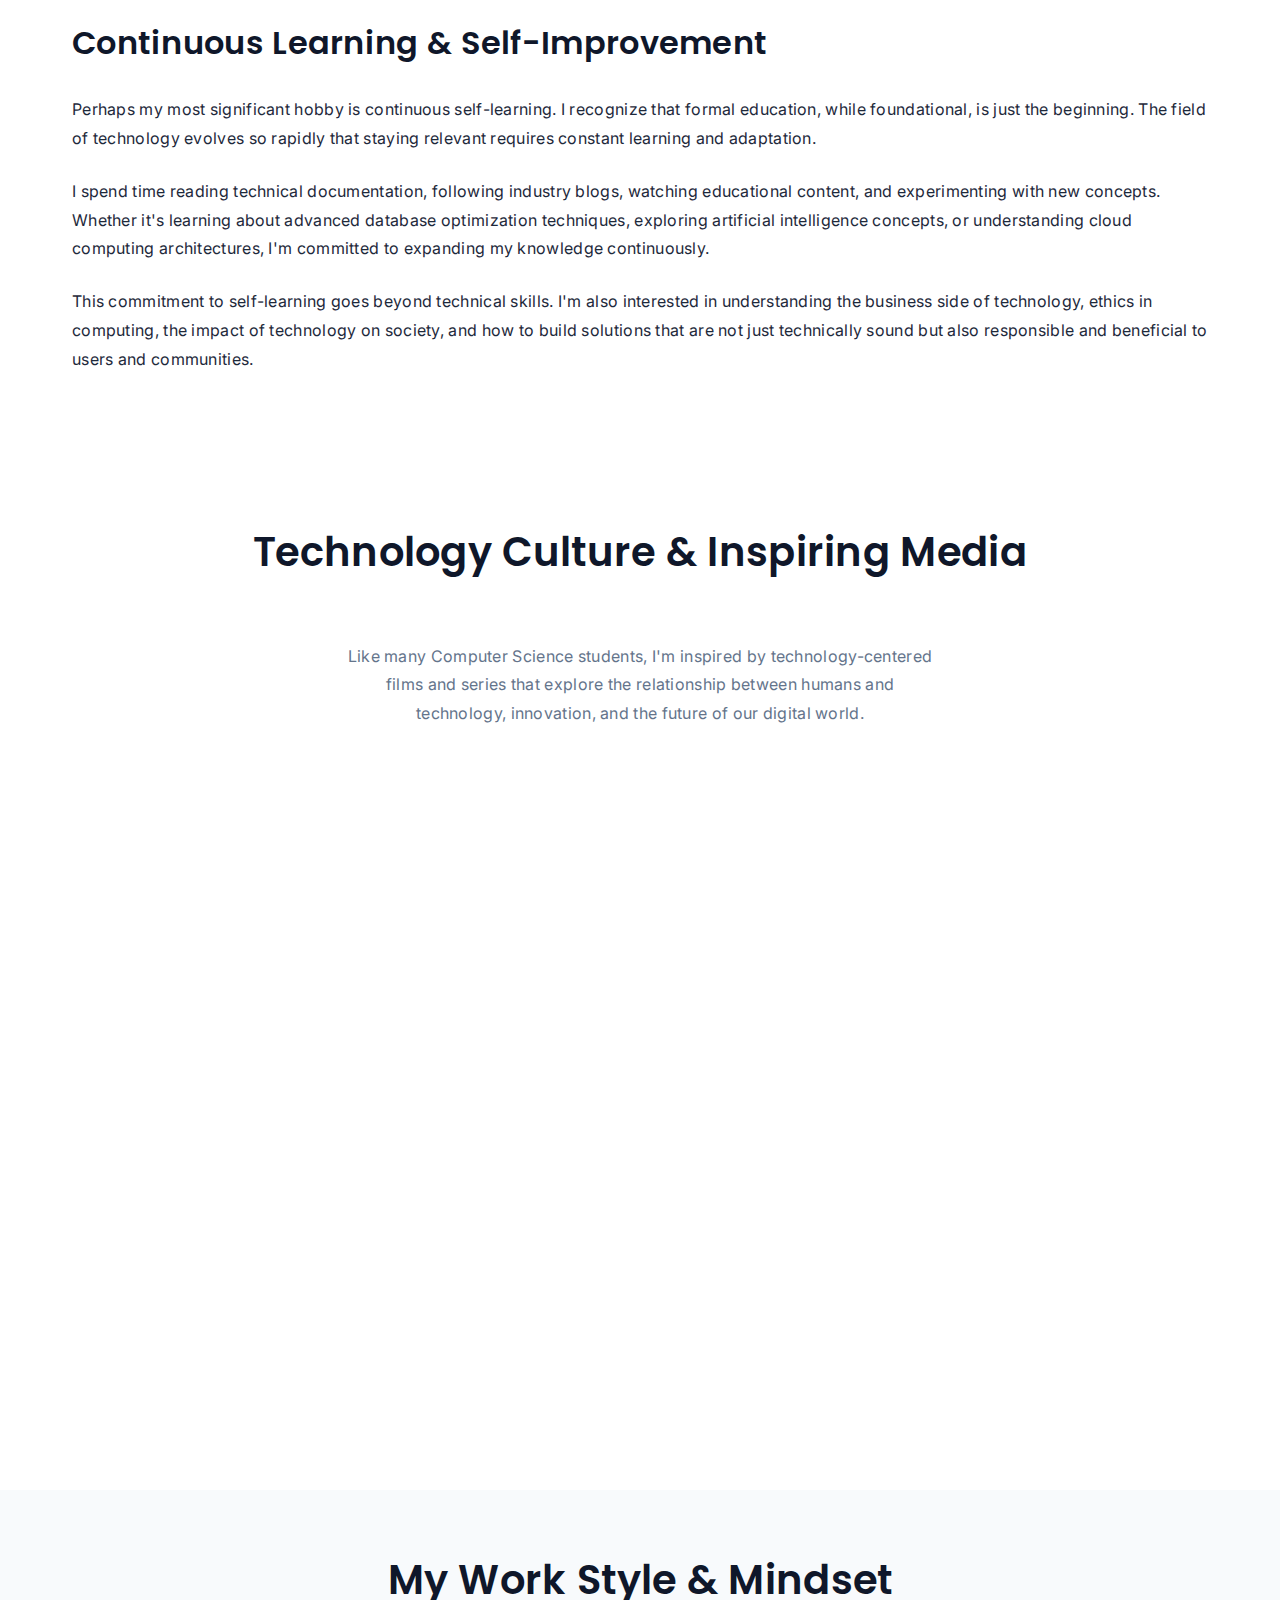
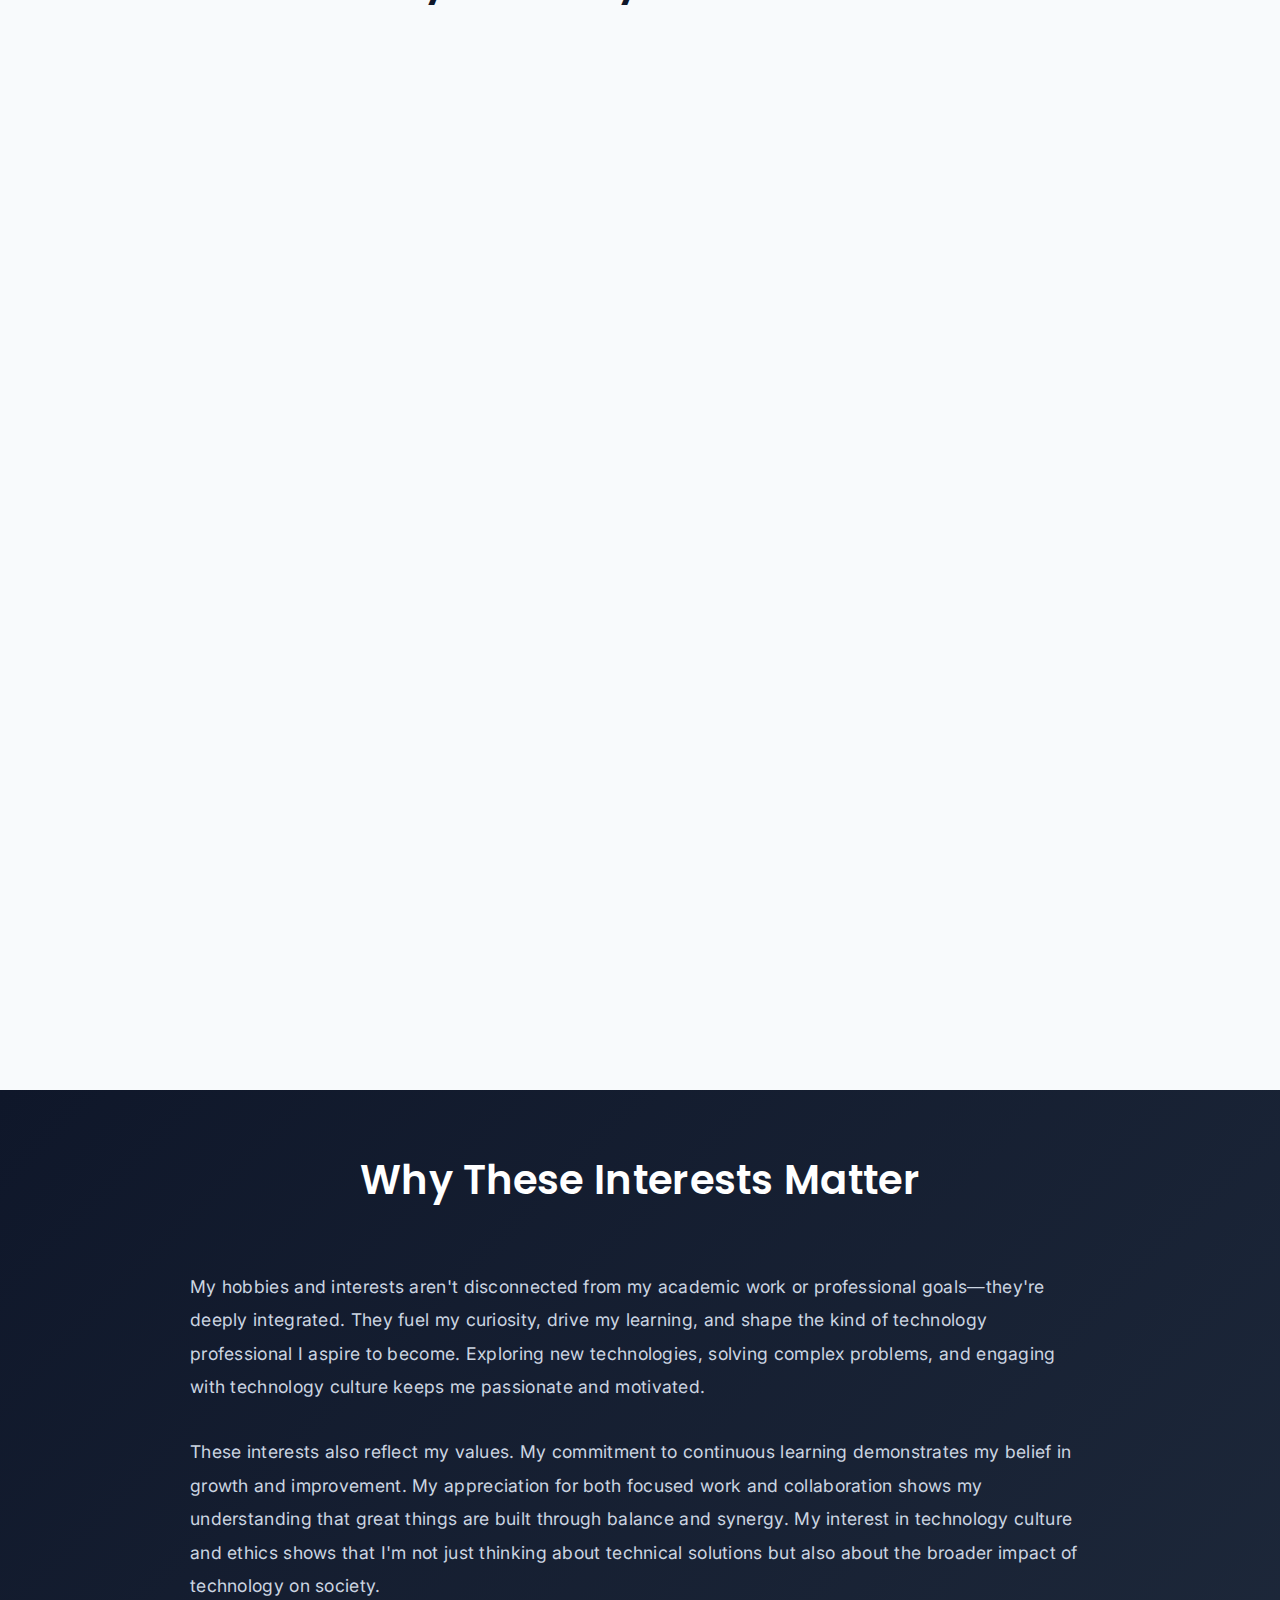
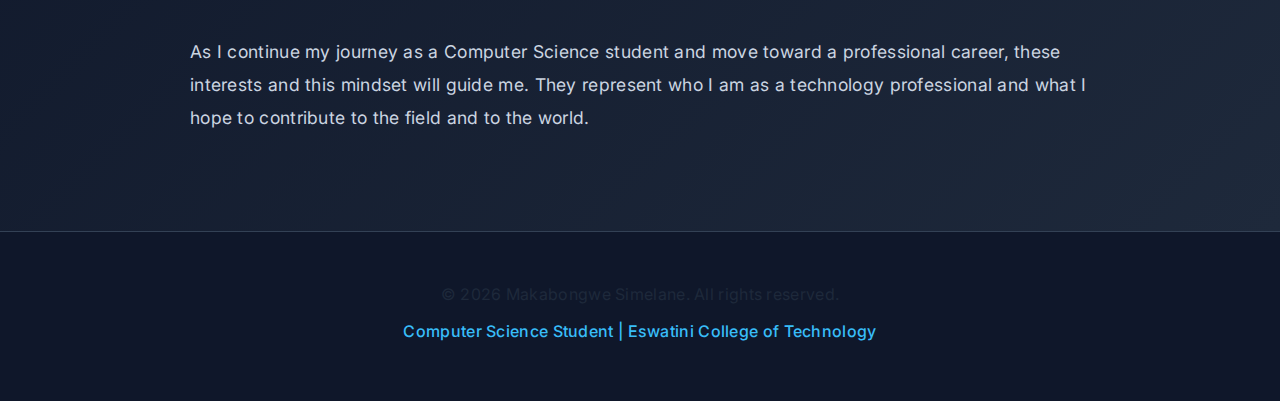
<file: hobbies.html>
<!DOCTYPE html>
<html lang="en">
<head>
    <meta charset="UTF-8">
    <meta name="viewport" content="width=device-width, initial-scale=1.0">
    <title>Hobbies & Interests - Makabongwe Simelane</title>
    <link rel="stylesheet" href="css/styles.css">
    <link href="https://fonts.googleapis.com/css2?family=Inter:wght@300;400;500;600;700&family=Poppins:wght@600;700&display=swap" rel="stylesheet">
</head>
<body>
    <!-- Navigation Bar -->
    <nav class="navbar">
        <div class="nav-container">
            <div class="nav-brand">
                <a href="index.html" class="brand-text">Makabongwe</a>
            </div>
            
            <ul class="nav-menu">
                <li class="nav-item">
                    <a href="index.html" class="nav-link">Home</a>
                </li>
                <li class="nav-item">
                    <a href="about.html" class="nav-link">About Me</a>
                </li>
                <li class="nav-item">
                    <a href="background.html" class="nav-link">Background</a>
                </li>
                <li class="nav-item">
                    <a href="hobbies.html" class="nav-link active">Interests</a>
                </li>
                <li class="nav-item">
                    <a href="contact.html" class="nav-link">Contact</a>
                </li>
            </ul>

            <div class="hamburger">
                <span class="hamburger-line"></span>
                <span class="hamburger-line"></span>
                <span class="hamburger-line"></span>
            </div>
        </div>
    </nav>

    <!-- Main Content -->
    <main>
        <!-- Page Header -->
        <section class="page-header">
            <div class="container">
                <h1>Hobbies & Interests</h1>
                <p class="page-subtitle">Exploring what drives my curiosity and fuels my passion for technology</p>
            </div>
        </section>

        <!-- Main Content -->
        <section class="content-section">
            <div class="container">
                <!-- Technology Exploration -->
                <div class="hobby-section">
                    <h2>Technology Exploration & Innovation</h2>
                    <p>
                        As a Computer Science student, my primary hobby is exploring technology itself. I spend significant time diving into 
                        emerging tools, software platforms, and development frameworks that are shaping the digital landscape. This isn't passive 
                        consumption—it's active engagement with the field I'm studying and planning to enter professionally.
                    </p>
                    <p>
                        I enjoy experimenting with new programming languages, testing development environments, and understanding how different 
                        technologies solve similar problems in unique ways. Whether it's exploring a new database system, trying a web development 
                        framework, or learning about cloud infrastructure, I approach each exploration with curiosity and a desire to understand 
                        the underlying principles that make these tools powerful.
                    </p>
                    <p>
                        This hands-on experimentation goes beyond classroom requirements. It's driven by genuine curiosity about innovation and a 
                        desire to stay current in a field that evolves rapidly. By actively exploring technology, I'm building a foundation of 
                        knowledge that will serve me well as I progress in my career and encounter new tools and challenges.
                    </p>
                </div>

                <!-- Web Development & System Design -->
                <div class="hobby-section">
                    <h2>Web Development & System Design</h2>
                    <p>
                        I'm particularly passionate about web development and system design. There's something deeply satisfying about taking a 
                        concept and building it into a functioning web application. From designing the user interface to architecting the backend 
                        infrastructure, web development allows me to combine both creative and analytical thinking.
                    </p>
                    <p>
                        System design fascinates me because it requires considering multiple components—databases, servers, user interfaces, security, 
                        and performance—and building them into a cohesive whole. I enjoy the challenge of designing scalable, reliable systems that 
                        can handle real-world demands. This interest extends beyond web development into broader system architecture and infrastructure design.
                    </p>
                    <p>
                        Working on web-based projects and system design helps me visualize how technology comes together to create meaningful solutions. 
                        It reinforces my understanding that good design isn't just about aesthetics; it's about creating systems that are intuitive, 
                        efficient, and reliable—systems that people can trust and depend on.
                    </p>
                </div>

                <!-- Problem-Solving Challenges -->
                <div class="hobby-section">
                    <h2>Problem-Solving & Logical Challenges</h2>
                    <p>
                        I genuinely enjoy solving problems—whether they're algorithmic challenges, logical puzzles, or real-world scenarios that require 
                        creative thinking. There's a particular satisfaction in breaking down a complex problem, identifying patterns, and finding elegant 
                        solutions that are both efficient and understandable.
                    </p>
                    <p>
                        I participate in problem-solving activities both independently and collaboratively. These challenges push my critical thinking, 
                        encourage me to explore different approaches, and reinforce fundamental Computer Science concepts. More importantly, they train 
                        my mind to think algorithmically—to decompose problems into manageable parts and build comprehensive solutions.
                    </p>
                    <p>
                        This hobby isn't just about solving puzzles; it's about developing the mindset of a computer scientist. It's about learning to 
                        approach challenges systematically, remain calm under pressure, and persist in finding solutions—skills that are invaluable both 
                        in academics and in professional development work.
                    </p>
                </div>

                <!-- Continuous Learning -->
                <div class="hobby-section">
                    <h2>Continuous Learning & Self-Improvement</h2>
                    <p>
                        Perhaps my most significant hobby is continuous self-learning. I recognize that formal education, while foundational, is just 
                        the beginning. The field of technology evolves so rapidly that staying relevant requires constant learning and adaptation.
                    </p>
                    <p>
                        I spend time reading technical documentation, following industry blogs, watching educational content, and experimenting with 
                        new concepts. Whether it's learning about advanced database optimization techniques, exploring artificial intelligence concepts, 
                        or understanding cloud computing architectures, I'm committed to expanding my knowledge continuously.
                    </p>
                    <p>
                        This commitment to self-learning goes beyond technical skills. I'm also interested in understanding the business side of 
                        technology, ethics in computing, the impact of technology on society, and how to build solutions that are not just technically 
                        sound but also responsible and beneficial to users and communities.
                    </p>
                </div>
            </div>
        </section>

        <!-- Tech Culture & Media -->
        <section class="tech-culture-section">
            <div class="container">
                <h2 class="section-title">Technology Culture & Inspiring Media</h2>
                <p class="section-description">
                    Like many Computer Science students, I'm inspired by technology-centered films and series that explore the relationship 
                    between humans and technology, innovation, and the future of our digital world.
                </p>

                <div class="tech-interests-grid">
                    <!-- Artificial Intelligence -->
                    <div class="tech-interest-card">
                        <div class="tech-icon">🤖</div>
                        <h3>Artificial Intelligence</h3>
                        <p>
                            I'm fascinated by stories that explore artificial intelligence—how machines learn, make decisions, and interact with humans. 
                            These narratives raise important questions about ethics, consciousness, and the responsible development of AI technologies.
                        </p>
                    </div>

                    <!-- Hacking & Cybersecurity -->
                    <div class="tech-interest-card">
                        <div class="tech-icon">🔐</div>
                        <h3>Hacking & Cybersecurity</h3>
                        <p>
                            Films and shows about hacking and cybersecurity captivate me because they highlight how deeply interconnected digital 
                            systems are and the importance of security. They showcase clever problem-solving and the technical expertise required 
                            to protect systems and data.
                        </p>
                    </div>

                    <!-- Futuristic Systems -->
                    <div class="tech-interest-card">
                        <div class="tech-icon">🚀</div>
                        <h3>Futuristic Innovation</h3>
                        <p>
                            Stories about advanced technology, space exploration, and futuristic societies inspire my imagination about what's 
                            possible. They encourage me to think ambitiously about how technology can solve grand challenges and improve human 
                            experience on a global scale.
                        </p>
                    </div>

                    <!-- Human-Tech Relationship -->
                    <div class="tech-interest-card">
                        <div class="tech-icon">🔗</div>
                        <h3>Human-Technology Interface</h3>
                        <p>
                            I'm drawn to narratives that explore the complex relationship between humans and technology. How do we design systems 
                            that enhance human capability? What ethical considerations must we keep in mind? These questions drive thoughtful technology 
                            development and innovation.
                        </p>
                    </div>
                </div>
            </div>
        </section>

        <!-- Mindset & Work Style -->
        <section class="mindset-section">
            <div class="container">
                <h2 class="section-title">My Work Style & Mindset</h2>
                
                <div class="mindset-layout">
                    <!-- Focus Time -->
                    <div class="mindset-card">
                        <h3>Deep Focus & Analytical Thinking</h3>
                        <p>
                            I value quiet moments of deep focus—time spent thinking, analyzing, and building. When working on complex problems or 
                            building systems, I need uninterrupted time to think deeply, design thoroughly, and implement carefully. These focused 
                            sessions are when I do my best work and feel most engaged.
                        </p>
                    </div>

                    <!-- Collaboration -->
                    <div class="mindset-card">
                        <h3>Collaboration & Knowledge Sharing</h3>
                        <p>
                            While I appreciate deep focus time, I equally value collaboration and idea-sharing. I thrive in environments where knowledge 
                            is exchanged freely, where diverse perspectives are welcome, and where creativity is encouraged. Bouncing ideas off others, 
                            learning from different approaches, and collectively solving problems brings out my best thinking.
                        </p>
                    </div>

                    <!-- Balance -->
                    <div class="mindset-card">
                        <h3>Balancing Independence & Teamwork</h3>
                        <p>
                            The ideal work environment, for me, balances independent problem-solving with collaborative effort. I appreciate opportunities 
                            to take ownership of specific tasks and solutions, while also knowing I'm part of a team working toward shared goals. This 
                            balance aligns with both my technical interests and my values of responsibility and teamwork.
                        </p>
                    </div>

                    <!-- Growth Orientation -->
                    <div class="mindset-card">
                        <h3>Growth-Oriented Mindset</h3>
                        <p>
                            I approach challenges as opportunities to learn and grow. Failures aren't setbacks—they're learning experiences. I'm committed 
                            to understanding not just the "how" but also the "why" behind technologies and solutions. This curiosity and growth mindset 
                            fuel my continuous learning and professional development.
                        </p>
                    </div>
                </div>
            </div>
        </section>

        <!-- Why These Interests Matter -->
        <section class="interests-impact">
            <div class="container">
                <h2 class="section-title">Why These Interests Matter</h2>
                <div class="impact-content">
                    <p>
                        My hobbies and interests aren't disconnected from my academic work or professional goals—they're deeply integrated. They fuel 
                        my curiosity, drive my learning, and shape the kind of technology professional I aspire to become. Exploring new technologies, 
                        solving complex problems, and engaging with technology culture keeps me passionate and motivated.
                    </p>
                    <p>
                        These interests also reflect my values. My commitment to continuous learning demonstrates my belief in growth and improvement. 
                        My appreciation for both focused work and collaboration shows my understanding that great things are built through balance and 
                        synergy. My interest in technology culture and ethics shows that I'm not just thinking about technical solutions but also about 
                        the broader impact of technology on society.
                    </p>
                    <p>
                        As I continue my journey as a Computer Science student and move toward a professional career, these interests and this mindset 
                        will guide me. They represent who I am as a technology professional and what I hope to contribute to the field and to the world.
                    </p>
                </div>
            </div>
        </section>
    </main>

    <!-- Footer -->
    <footer class="footer">
        <div class="container">
            <div class="footer-content">
                <p>&copy; 2026 Makabongwe Simelane. All rights reserved.</p>
                <p class="footer-tagline">Computer Science Student | Eswatini College of Technology</p>
            </div>
        </div>
    </footer>

    <script src="js/script.js"></script>
</body>
</html>
</file>
<file: css/styles.css>
/* ============================================
   MAKABONGWE SIMELANE - PERSONAL WEBSITE CSS
   Professional, Modern, Tech-Focused Design
   ============================================ */

/* ============================================
   ROOT & GLOBAL STYLES
   ============================================ */

:root {
    /* Color Palette */
    --primary-color: #0F172A;      /* Dark Navy - Primary background */
    --secondary-color: #2563EB;    /* Modern Blue - Accent/Links */
    --accent-color: #38BDF8;       /* Light Blue - Highlights */
    --bg-light: #F8FAFC;           /* Light Background */
    --text-dark: #1E293B;          /* Dark Text */
    --text-light: #64748B;         /* Light Text */
    --text-lighter: #94A3B8;       /* Lighter Text */
    --border-color: #E2E8F0;       /* Border Color */
    --shadow-light: 0 1px 3px rgba(0, 0, 0, 0.1);
    --shadow-medium: 0 4px 6px rgba(0, 0, 0, 0.1);
    --shadow-large: 0 10px 15px rgba(0, 0, 0, 0.1);
    
    /* Spacing */
    --spacing-xs: 0.5rem;
    --spacing-sm: 1rem;
    --spacing-md: 1.5rem;
    --spacing-lg: 2rem;
    --spacing-xl: 3rem;
    --spacing-2xl: 4rem;
    
    /* Border Radius */
    --radius-sm: 0.375rem;
    --radius-md: 0.5rem;
    --radius-lg: 0.75rem;
    --radius-xl: 1rem;
    
    /* Transitions */
    --transition-fast: 0.2s ease-in-out;
    --transition-normal: 0.3s ease-in-out;
    --transition-slow: 0.5s ease-in-out;
}

/* ============================================
   RESET & BASE STYLES
   ============================================ */

* {
    margin: 0;
    padding: 0;
    box-sizing: border-box;
}

html {
    scroll-behavior: smooth;
    font-size: 16px;
}

body {
    font-family: 'Inter', -apple-system, BlinkMacSystemFont, 'Segoe UI', sans-serif;
    color: var(--text-dark);
    background-color: var(--bg-light);
    line-height: 1.6;
    letter-spacing: 0.3px;
}

/* ============================================
   TYPOGRAPHY
   ============================================ */

h1, h2, h3, h4, h5, h6 {
    font-family: 'Poppins', sans-serif;
    font-weight: 600;
    line-height: 1.3;
    color: var(--primary-color);
    margin-bottom: var(--spacing-md);
}

h1 {
    font-size: 3rem;
    font-weight: 700;
}

h2 {
    font-size: 2rem;
    margin-bottom: var(--spacing-lg);
}

h3 {
    font-size: 1.5rem;
    margin-bottom: var(--spacing-md);
}

h4 {
    font-size: 1.25rem;
    margin-bottom: var(--spacing-sm);
}

p {
    margin-bottom: var(--spacing-md);
    color: var(--text-dark);
    line-height: 1.8;
}

a {
    color: var(--secondary-color);
    text-decoration: none;
    transition: color var(--transition-fast);
}

a:hover {
    color: var(--accent-color);
}

/* ============================================
   UTILITY CLASSES
   ============================================ */

.container {
    max-width: 1200px;
    margin: 0 auto;
    padding: 0 var(--spacing-lg);
}

.section-title {
    font-size: 2.5rem;
    text-align: center;
    margin-bottom: var(--spacing-2xl);
    color: var(--primary-color);
}

.section-description {
    text-align: center;
    color: var(--text-light);
    margin-bottom: var(--spacing-lg);
    max-width: 600px;
    margin-left: auto;
    margin-right: auto;
}

/* ============================================
   NAVIGATION BAR
   ============================================ */

.navbar {
    background-color: var(--primary-color);
    padding: var(--spacing-sm) 0;
    position: sticky;
    top: 0;
    z-index: 1000;
    box-shadow: var(--shadow-light);
    transition: all var(--transition-normal);
}

.nav-container {
    max-width: 1200px;
    margin: 0 auto;
    padding: 0 var(--spacing-lg);
    display: flex;
    justify-content: space-between;
    align-items: center;
}

.nav-brand {
    font-size: 1.5rem;
    font-weight: 700;
}

.brand-text {
    color: var(--accent-color);
    font-family: 'Poppins', sans-serif;
    transition: color var(--transition-fast);
}

.brand-text:hover {
    color: #60D5FF;
}

.nav-menu {
    display: flex;
    list-style: none;
    gap: var(--spacing-lg);
}

.nav-item {
    position: relative;
}

.nav-link {
    color: #CBD5E1;
    font-weight: 500;
    transition: all var(--transition-fast);
    padding-bottom: var(--spacing-xs);
    border-bottom: 2px solid transparent;
    display: inline-block;
}

.nav-link:hover,
.nav-link.active {
    color: var(--accent-color);
    border-bottom-color: var(--accent-color);
}

/* Hamburger Menu */
.hamburger {
    display: none;
    flex-direction: column;
    gap: 0.4rem;
    cursor: pointer;
}

.hamburger-line {
    width: 25px;
    height: 3px;
    background-color: var(--accent-color);
    border-radius: var(--radius-sm);
    transition: all var(--transition-fast);
}

/* ============================================
   HERO SECTION
   ============================================ */

.hero {
    background: linear-gradient(135deg, var(--primary-color) 0%, #1E293B 100%);
    color: white;
    padding: var(--spacing-2xl) 0;
    position: relative;
    overflow: hidden;
}

.hero::before {
    content: '';
    position: absolute;
    top: -50%;
    right: -10%;
    width: 600px;
    height: 600px;
    background: radial-gradient(circle, rgba(56, 189, 248, 0.1) 0%, transparent 70%);
    border-radius: 50%;
    pointer-events: none;
}

.hero-content {
    display: grid;
    grid-template-columns: 1fr 1fr;
    gap: var(--spacing-2xl);
    align-items: center;
    position: relative;
    z-index: 1;
}

.hero-text {
    color: white;
}

.hero-title {
    font-size: 3.5rem;
    color: white;
    margin-bottom: var(--spacing-md);
    line-height: 1.2;
}

.hero-subtitle {
    font-size: 1.5rem;
    color: var(--accent-color);
    margin-bottom: var(--spacing-lg);
    font-weight: 600;
}

.hero-description {
    font-size: 1.1rem;
    color: #CBD5E1;
    margin-bottom: var(--spacing-lg);
    line-height: 1.8;
}

.hero-buttons {
    display: flex;
    gap: var(--spacing-md);
    flex-wrap: wrap;
}

/* Profile Picture Section */
.hero-image {
    display: flex;
    justify-content: center;
    align-items: center;
}

.profile-card {
    position: relative;
    width: 300px;
    height: 350px;
    background: white;
    border-radius: var(--radius-lg);
    overflow: hidden;
    box-shadow: var(--shadow-large);
    animation: float 3s ease-in-out infinite;
}

.profile-image {
    width: 100%;
    height: 100%;
    object-fit: cover;
}

.profile-badge {
    position: absolute;
    bottom: var(--spacing-md);
    left: 50%;
    transform: translateX(-50%);
    background-color: var(--secondary-color);
    color: white;
    padding: var(--spacing-xs) var(--spacing-md);
    border-radius: var(--radius-md);
    font-weight: 600;
    font-size: 0.9rem;
}

@keyframes float {
    0%, 100% {
        transform: translateY(0px);
    }
    50% {
        transform: translateY(-20px);
    }
}

/* ============================================
   BUTTONS
   ============================================ */

.btn {
    display: inline-block;
    padding: var(--spacing-sm) var(--spacing-lg);
    border-radius: var(--radius-md);
    font-weight: 600;
    font-size: 1rem;
    cursor: pointer;
    transition: all var(--transition-fast);
    border: 2px solid transparent;
    text-align: center;
    text-decoration: none;
}

.btn-primary {
    background-color: var(--secondary-color);
    color: white;
}

.btn-primary:hover {
    background-color: #1D4ED8;
    transform: translateY(-2px);
    box-shadow: var(--shadow-medium);
}

.btn-secondary {
    background-color: transparent;
    color: white;
    border-color: white;
}

.btn-secondary:hover {
    background-color: white;
    color: var(--primary-color);
    border-color: white;
}

/* ============================================
   OVERVIEW SECTION
   ============================================ */

.overview {
    padding: var(--spacing-2xl) 0;
    background-color: white;
}

.overview-grid {
    display: grid;
    grid-template-columns: repeat(auto-fit, minmax(280px, 1fr));
    gap: var(--spacing-lg);
}

.overview-card {
    background: white;
    padding: var(--spacing-lg);
    border-radius: var(--radius-lg);
    box-shadow: var(--shadow-medium);
    transition: all var(--transition-normal);
    border-top: 4px solid var(--secondary-color);
    cursor: pointer;
}

.overview-card:hover {
    transform: translateY(-5px);
    box-shadow: var(--shadow-large);
    border-top-color: var(--accent-color);
}

.card-icon {
    font-size: 2.5rem;
    margin-bottom: var(--spacing-md);
}

.card-title {
    font-size: 1.3rem;
    margin-bottom: var(--spacing-sm);
}

.card-description {
    color: var(--text-light);
    line-height: 1.7;
}

/* ============================================
   SKILLS PREVIEW SECTION
   ============================================ */

.skills-preview {
    padding: var(--spacing-2xl) 0;
    background-color: var(--bg-light);
}

.skills-grid {
    display: grid;
    grid-template-columns: repeat(auto-fit, minmax(250px, 1fr));
    gap: var(--spacing-lg);
}

.skill-item {
    background: white;
    padding: var(--spacing-lg);
    border-radius: var(--radius-lg);
    box-shadow: var(--shadow-light);
    transition: all var(--transition-normal);
    text-align: center;
    cursor: pointer;
}

.skill-item:hover {
    box-shadow: var(--shadow-medium);
    transform: scale(1.02);
}

.skill-item h4 {
    color: var(--secondary-color);
    margin-bottom: var(--spacing-sm);
}

.skill-item p {
    color: var(--text-light);
    font-size: 0.95rem;
}

/* ============================================
   CTA SECTION
   ============================================ */

.cta-section {
    background: linear-gradient(135deg, var(--secondary-color) 0%, #1E40AF 100%);
    color: white;
    padding: var(--spacing-2xl) 0;
    text-align: center;
}

.cta-section h2 {
    color: white;
    font-size: 2.5rem;
    margin-bottom: var(--spacing-md);
}

.cta-section p {
    color: #E0E7FF;
    font-size: 1.1rem;
    margin-bottom: var(--spacing-lg);
}

/* ============================================
   FOOTER
   ============================================ */

.footer {
    background-color: var(--primary-color);
    color: #CBD5E1;
    padding: var(--spacing-xl) 0;
    text-align: center;
    border-top: 1px solid #334155;
}

.footer-content p {
    margin: 0;
    margin-bottom: var(--spacing-xs);
}

.footer-tagline {
    color: var(--accent-color);
    font-weight: 500;
}

/* ============================================
   PAGE HEADER
   ============================================ */

.page-header {
    background: linear-gradient(135deg, var(--primary-color) 0%, #1E293B 100%);
    color: white;
    padding: var(--spacing-2xl) 0;
    text-align: center;
}

.page-header h1 {
    color: white;
    font-size: 3rem;
    margin-bottom: var(--spacing-md);
}

.page-subtitle {
    color: var(--accent-color);
    font-size: 1.2rem;
}

/* ============================================
   CONTENT SECTION
   ============================================ */

.content-section {
    padding: var(--spacing-2xl) 0;
    background-color: white;
}

/* About Layout */
.about-layout {
    display: grid;
    grid-template-columns: 1fr 1.2fr;
    gap: var(--spacing-2xl);
    align-items: flex-start;
}

.about-image-side {
    display: flex;
    justify-content: center;
}

.about-profile-card {
    width: 300px;
    height: 350px;
    border-radius: var(--radius-lg);
    overflow: hidden;
    box-shadow: var(--shadow-large);
}

.about-profile-image {
    width: 100%;
    height: 100%;
    object-fit: cover;
}

.about-text-side {
    display: flex;
    flex-direction: column;
    gap: var(--spacing-lg);
}

.about-section {
    background: var(--bg-light);
    padding: var(--spacing-lg);
    border-radius: var(--radius-lg);
    border-left: 4px solid var(--secondary-color);
    transition: all var(--transition-normal);
}

.about-section:hover {
    box-shadow: var(--shadow-medium);
}

.about-section h2 {
    color: var(--secondary-color);
    margin-bottom: var(--spacing-md);
}

/* Background Page Specific */
.background-section {
    margin-bottom: var(--spacing-2xl);
    padding-bottom: var(--spacing-lg);
    border-bottom: 1px solid var(--border-color);
}

.background-section:last-child {
    border-bottom: none;
}

.value-subsection {
    margin-top: var(--spacing-lg);
    padding: var(--spacing-md);
    background: var(--bg-light);
    border-radius: var(--radius-md);
    border-left: 3px solid var(--accent-color);
}

.value-subsection h3 {
    color: var(--secondary-color);
    margin-bottom: var(--spacing-sm);
}

/* ============================================
   VALUES SECTION
   ============================================ */

.values-section {
    padding: var(--spacing-2xl) 0;
    background-color: var(--bg-light);
}

.values-grid {
    display: grid;
    grid-template-columns: repeat(auto-fit, minmax(250px, 1fr));
    gap: var(--spacing-lg);
}

.value-card {
    background: white;
    padding: var(--spacing-lg);
    border-radius: var(--radius-lg);
    text-align: center;
    box-shadow: var(--shadow-light);
    transition: all var(--transition-normal);
    cursor: pointer;
}

.value-card:hover {
    transform: translateY(-8px);
    box-shadow: var(--shadow-large);
}

.value-icon {
    font-size: 2rem;
    margin-bottom: var(--spacing-md);
}

.value-card h3 {
    color: var(--secondary-color);
    margin-bottom: var(--spacing-sm);
}

.value-card p {
    color: var(--text-light);
    font-size: 0.95rem;
}

/* ============================================
   VISION SECTION
   ============================================ */

.vision-section {
    padding: var(--spacing-2xl) 0;
    background: linear-gradient(135deg, rgba(37, 99, 235, 0.05) 0%, transparent 100%);
    border-top: 1px solid var(--border-color);
    border-bottom: 1px solid var(--border-color);
}

.vision-content {
    max-width: 800px;
    margin: 0 auto;
}

.vision-content p {
    font-size: 1.1rem;
    color: var(--text-dark);
    line-height: 1.9;
}

/* ============================================
   TECH CULTURE SECTION
   ============================================ */

.tech-culture-section {
    padding: var(--spacing-2xl) 0;
    background-color: white;
}

.tech-interests-grid {
    display: grid;
    grid-template-columns: repeat(auto-fit, minmax(260px, 1fr));
    gap: var(--spacing-lg);
}

.tech-interest-card {
    background: var(--bg-light);
    padding: var(--spacing-lg);
    border-radius: var(--radius-lg);
    text-align: center;
    transition: all var(--transition-normal);
    cursor: pointer;
    border: 2px solid transparent;
}

.tech-interest-card:hover {
    border-color: var(--secondary-color);
    transform: translateY(-5px);
    box-shadow: var(--shadow-medium);
}

.tech-icon {
    font-size: 3rem;
    margin-bottom: var(--spacing-md);
}

.tech-interest-card h3 {
    color: var(--secondary-color);
    margin-bottom: var(--spacing-md);
}

.tech-interest-card p {
    color: var(--text-light);
    font-size: 0.95rem;
}

/* ============================================
   MINDSET SECTION
   ============================================ */

.mindset-section {
    padding: var(--spacing-2xl) 0;
    background-color: var(--bg-light);
}

.mindset-layout {
    display: grid;
    grid-template-columns: repeat(auto-fit, minmax(280px, 1fr));
    gap: var(--spacing-lg);
}

.mindset-card {
    background: white;
    padding: var(--spacing-lg);
    border-radius: var(--radius-lg);
    box-shadow: var(--shadow-light);
    transition: all var(--transition-normal);
}

.mindset-card:hover {
    box-shadow: var(--shadow-large);
    transform: translateY(-3px);
}

.mindset-card h3 {
    color: var(--secondary-color);
    margin-bottom: var(--spacing-md);
}

.mindset-card p {
    color: var(--text-light);
    line-height: 1.7;
}

/* ============================================
   INTERESTS IMPACT SECTION
   ============================================ */

.interests-impact {
    padding: var(--spacing-2xl) 0;
    background: linear-gradient(135deg, var(--primary-color) 0%, #1E293B 100%);
    color: white;
}

.interests-impact h2 {
    color: white;
    text-align: center;
}

.impact-content {
    max-width: 900px;
    margin: 0 auto;
}

.impact-content p {
    color: #CBD5E1;
    font-size: 1.1rem;
    line-height: 1.9;
    margin-bottom: var(--spacing-lg);
}

/* ============================================
   TAKEAWAYS SECTION
   ============================================ */

.takeaways-section {
    padding: var(--spacing-2xl) 0;
    background-color: white;
}

.takeaways-grid {
    display: grid;
    grid-template-columns: repeat(auto-fit, minmax(250px, 1fr));
    gap: var(--spacing-lg);
}

.takeaway-item {
    background: var(--bg-light);
    padding: var(--spacing-lg);
    border-radius: var(--radius-lg);
    text-align: center;
    transition: all var(--transition-normal);
    position: relative;
}

.takeaway-item:hover {
    box-shadow: var(--shadow-medium);
    transform: scale(1.02);
}

.takeaway-number {
    font-size: 2.5rem;
    font-weight: 700;
    color: var(--secondary-color);
    margin-bottom: var(--spacing-sm);
}

.takeaway-item h3 {
    color: var(--primary-color);
    margin-bottom: var(--spacing-md);
}

.takeaway-item p {
    color: var(--text-light);
    font-size: 0.95rem;
}

/* ============================================
   CONTACT SECTION
   ============================================ */

.contact-section {
    padding: var(--spacing-2xl) 0;
    background-color: white;
}

.contact-layout {
    display: grid;
    grid-template-columns: 1fr 1fr;
    gap: var(--spacing-2xl);
}

.contact-info h2,
.contact-form-section h2 {
    color: var(--primary-color);
    margin-bottom: var(--spacing-lg);
}

.contact-info > p {
    color: var(--text-light);
    margin-bottom: var(--spacing-lg);
    font-size: 1rem;
}

.contact-details {
    display: flex;
    flex-direction: column;
    gap: var(--spacing-lg);
}

.contact-item {
    display: flex;
    gap: var(--spacing-lg);
    padding: var(--spacing-lg);
    background: var(--bg-light);
    border-radius: var(--radius-lg);
    transition: all var(--transition-normal);
    border-left: 4px solid var(--secondary-color);
    cursor: pointer;
}

.contact-item:hover {
    background-color: #F1F5F9;
    transform: translateX(5px);
}

.contact-icon {
    font-size: 1.8rem;
    flex-shrink: 0;
}

.contact-content h3 {
    color: var(--primary-color);
    margin-bottom: var(--spacing-xs);
    font-size: 1rem;
}

.contact-content p {
    margin: 0;
    font-size: 0.95rem;
}

.contact-note {
    color: var(--text-lighter);
    font-size: 0.85rem !important;
    margin-top: var(--spacing-xs) !important;
}

/* ============================================
   CONTACT FORM
   ============================================ */

.contact-form-section {
    background: var(--bg-light);
    padding: var(--spacing-lg);
    border-radius: var(--radius-lg);
}

.contact-form {
    display: flex;
    flex-direction: column;
    gap: var(--spacing-lg);
}

.form-group {
    display: flex;
    flex-direction: column;
}

.form-group label {
    font-weight: 600;
    color: var(--primary-color);
    margin-bottom: var(--spacing-xs);
}

.form-group input,
.form-group textarea {
    padding: var(--spacing-md);
    border: 2px solid var(--border-color);
    border-radius: var(--radius-md);
    font-family: 'Inter', sans-serif;
    font-size: 1rem;
    transition: all var(--transition-normal);
    background-color: white;
}

.form-group input:focus,
.form-group textarea:focus {
    outline: none;
    border-color: var(--secondary-color);
    box-shadow: 0 0 0 3px rgba(37, 99, 235, 0.1);
}

.form-group textarea {
    resize: vertical;
    min-height: 150px;
}

.contact-form .btn {
    margin-top: var(--spacing-sm);
}

.form-note {
    text-align: center;
    color: var(--text-lighter);
    font-size: 0.9rem;
}

.form-status {
    padding: var(--spacing-md);
    background-color: #DCFCE7;
    color: #166534;
    border-radius: var(--radius-md);
    text-align: center;
    border-left: 4px solid #22C55E;
    display: none;
}

.form-status.show {
    display: block;
}

.form-status.hidden {
    display: none;
}

/* ============================================
   WHY CONNECT SECTION
   ============================================ */

.why-connect {
    padding: var(--spacing-2xl) 0;
    background-color: var(--bg-light);
}

.connect-grid {
    display: grid;
    grid-template-columns: repeat(auto-fit, minmax(250px, 1fr));
    gap: var(--spacing-lg);
}

.connect-card {
    background: white;
    padding: var(--spacing-lg);
    border-radius: var(--radius-lg);
    text-align: center;
    box-shadow: var(--shadow-light);
    transition: all var(--transition-normal);
}

.connect-card:hover {
    box-shadow: var(--shadow-large);
    transform: translateY(-5px);
}

.connect-card h3 {
    color: var(--secondary-color);
    margin-bottom: var(--spacing-md);
}

.connect-card p {
    color: var(--text-light);
    font-size: 0.95rem;
}

/* ============================================
   SOCIAL LINKS SECTION
   ============================================ */

.social-links-section {
    padding: var(--spacing-2xl) 0;
    background: linear-gradient(135deg, var(--secondary-color) 0%, #1D4ED8 100%);
    text-align: center;
}

.social-links-section h2 {
    color: white;
}

.social-links {
    display: flex;
    justify-content: center;
    gap: var(--spacing-lg);
    flex-wrap: wrap;
}

.social-link {
    display: inline-block;
    padding: var(--spacing-sm) var(--spacing-lg);
    background-color: white;
    color: var(--secondary-color);
    border-radius: var(--radius-md);
    font-weight: 600;
    transition: all var(--transition-fast);
}

.social-link:hover {
    background-color: var(--accent-color);
    color: white;
    transform: translateY(-3px);
    box-shadow: var(--shadow-medium);
}

/* ============================================
   RESPONSIVE DESIGN
   ============================================ */

@media (max-width: 768px) {
    /* Typography */
    h1 {
        font-size: 2rem;
    }

    h2 {
        font-size: 1.5rem;
    }

    .section-title {
        font-size: 1.8rem;
    }

    /* Navigation */
    .nav-menu {
        display: none;
        position: absolute;
        top: 100%;
        left: 0;
        right: 0;
        background-color: var(--primary-color);
        flex-direction: column;
        padding: var(--spacing-lg);
        gap: var(--spacing-md);
        border-top: 1px solid #334155;
    }

    .nav-menu.active {
        display: flex;
    }

    .hamburger {
        display: flex;
    }

    /* Hero Section */
    .hero-content {
        grid-template-columns: 1fr;
        gap: var(--spacing-lg);
    }

    .hero-title {
        font-size: 2rem;
    }

    .hero-subtitle {
        font-size: 1.1rem;
    }

    .hero-buttons {
        flex-direction: column;
        width: 100%;
    }

    .btn {
        width: 100%;
    }

    .profile-card {
        width: 250px;
        height: 300px;
    }

    /* About Layout */
    .about-layout {
        grid-template-columns: 1fr;
        gap: var(--spacing-lg);
    }

    /* Contact Layout */
    .contact-layout {
        grid-template-columns: 1fr;
        gap: var(--spacing-lg);
    }

    /* Grids */
    .overview-grid,
    .skills-grid,
    .values-grid,
    .tech-interests-grid,
    .takeaways-grid,
    .connect-grid,
    .mindset-layout {
        grid-template-columns: 1fr;
    }

    /* Page Header */
    .page-header h1 {
        font-size: 2rem;
    }

    /* Container Padding */
    .container {
        padding: 0 var(--spacing-md);
    }

    /* Sections */
    .hero {
        padding: var(--spacing-lg) 0;
    }

    .overview,
    .skills-preview,
    .content-section,
    .values-section,
    .vision-section,
    .tech-culture-section,
    .mindset-section,
    .interests-impact,
    .takeaways-section,
    .contact-section,
    .why-connect,
    .social-links-section {
        padding: var(--spacing-lg) 0;
    }

    .cta-section {
        padding: var(--spacing-lg) var(--spacing-md);
    }

    .cta-section h2 {
        font-size: 1.5rem;
    }

    .cta-section p {
        font-size: 1rem;
    }

    /* Social Links */
    .social-links {
        flex-direction: column;
        gap: var(--spacing-md);
    }

    .social-link {
        width: 100%;
    }
}

@media (max-width: 480px) {
    h1 {
        font-size: 1.5rem;
    }

    h2 {
        font-size: 1.2rem;
    }

    .section-title {
        font-size: 1.3rem;
    }

    .nav-container {
        padding: 0 var(--spacing-md);
    }

    .hero-title {
        font-size: 1.5rem;
    }

    .hero-subtitle {
        font-size: 1rem;
    }

    .hero-description {
        font-size: 0.95rem;
    }

    .profile-card {
        width: 200px;
        height: 240px;
    }

    .page-header h1 {
        font-size: 1.5rem;
    }

    .page-subtitle {
        font-size: 1rem;
    }

    .container {
        padding: 0 var(--spacing-md);
    }

    .about-profile-card {
        width: 100%;
        max-width: 250px;
        height: 300px;
    }

    .overview-card,
    .skill-item,
    .value-card,
    .tech-interest-card,
    .contact-item,
    .connect-card {
        padding: var(--spacing-md);
    }

    .about-section {
        padding: var(--spacing-md);
    }
}

/* ============================================
   PRINT STYLES
   ============================================ */

@media print {
    .navbar,
    .footer {
        display: none;
    }

    body {
        background-color: white;
    }

    .hero {
        background: white;
        color: var(--text-dark);
    }

    .hero-title,
    .hero-subtitle {
        color: var(--primary-color);
    }
}
</file>
